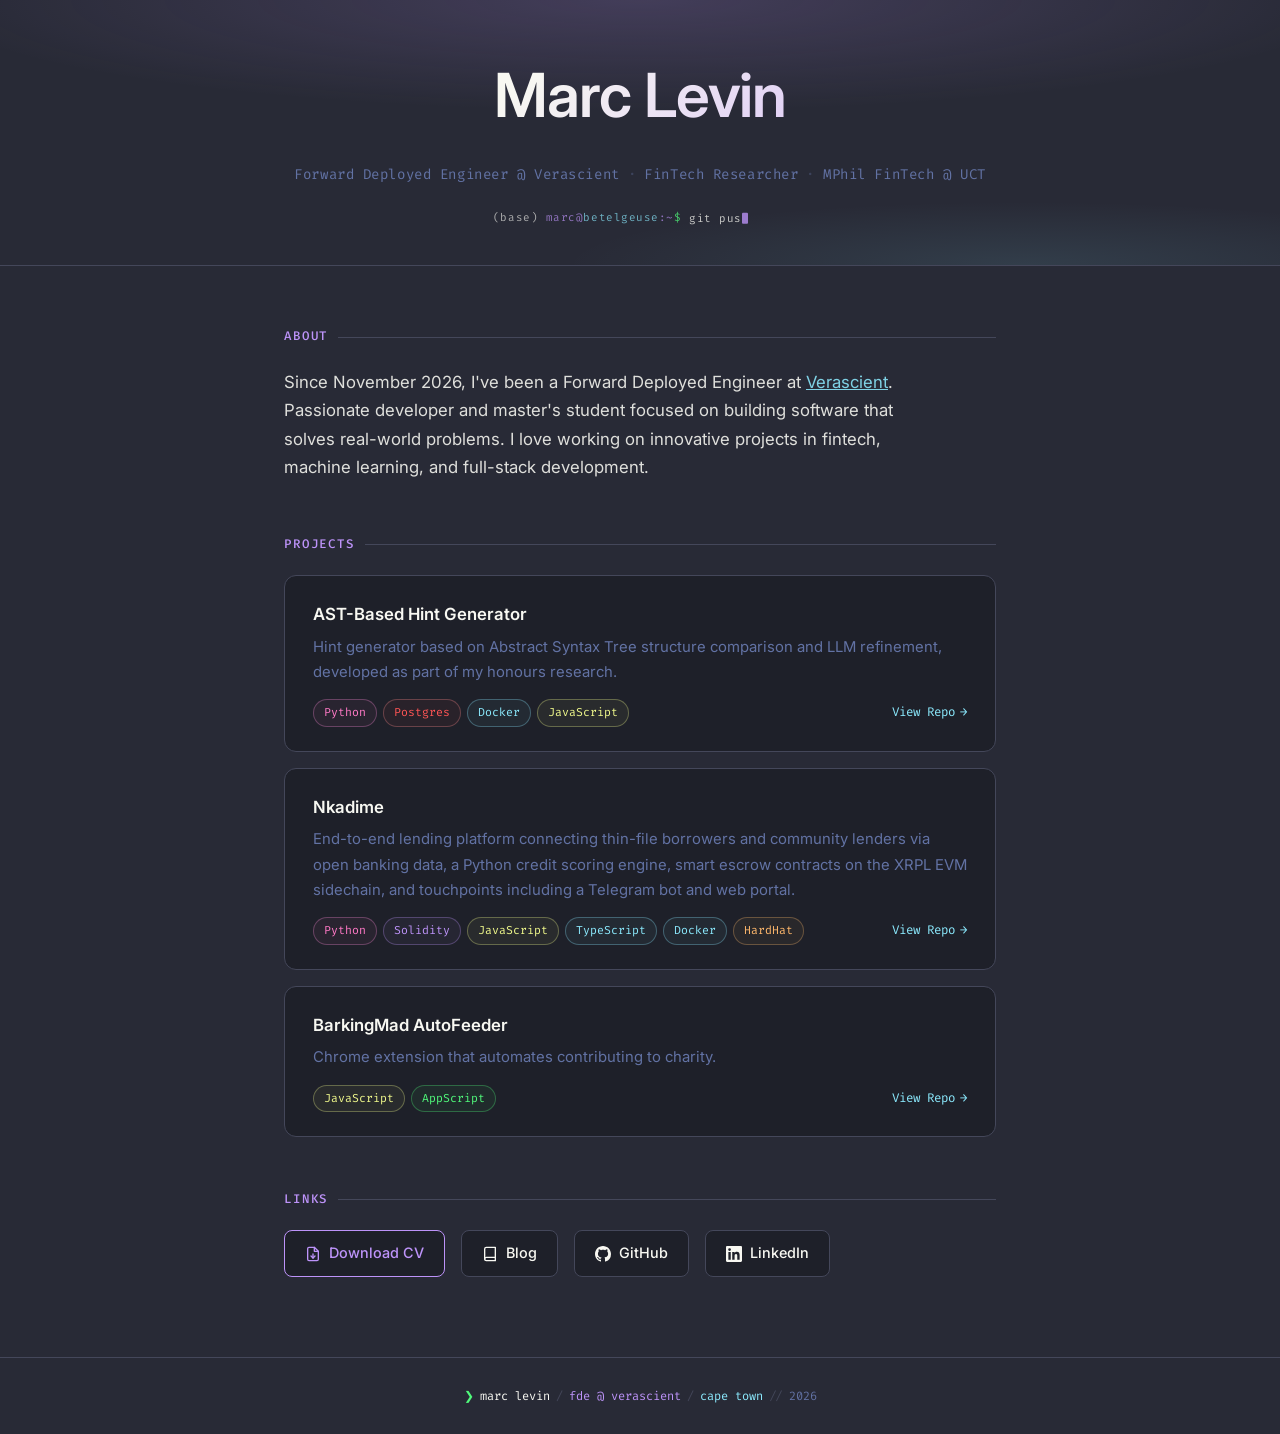
<file: index.html>
<!DOCTYPE html>
<html lang="en">
<head>
    <meta charset="UTF-8">
    <meta name="viewport" content="width=device-width, initial-scale=1.0">
    <title>Marc Levin · Forward Deployed Engineer at Verascient</title>
    <meta name="description" content="Marc Levin — Forward Deployed Engineer at Verascient and MPhil FinTech researcher at UCT. Building software in fintech, machine learning, and full-stack development.">
    <meta name="author" content="Marc Levin">
    <meta name="theme-color" content="#282a36">
    <link rel="canonical" href="https://marclevin.me/">

    <!-- Open Graph / social cards -->
    <meta property="og:type" content="website">
    <meta property="og:title" content="Marc Levin · Forward Deployed Engineer at Verascient">
    <meta property="og:description" content="Forward Deployed Engineer at Verascient and MPhil FinTech researcher at UCT, building in fintech, ML, and full-stack development.">
    <meta property="og:url" content="https://marclevin.me/">
    <meta name="twitter:card" content="summary">
    <meta name="twitter:title" content="Marc Levin · Forward Deployed Engineer at Verascient">
    <meta name="twitter:description" content="Forward Deployed Engineer at Verascient and MPhil FinTech researcher at UCT.">

    <!-- Inline SVG favicon: terminal prompt glyph in Dracula green -->
    <link rel="icon" href="data:image/svg+xml,%3Csvg xmlns='http://www.w3.org/2000/svg' viewBox='0 0 32 32'%3E%3Crect width='32' height='32' rx='6' fill='%23282a36'/%3E%3Cpath d='M8 11l5 5-5 5M16 21h8' stroke='%2350fa7b' stroke-width='2.5' fill='none' stroke-linecap='round' stroke-linejoin='round'/%3E%3C/svg%3E">

    <link rel="preconnect" href="https://fonts.googleapis.com">
    <link rel="preconnect" href="https://fonts.gstatic.com" crossorigin>
    <link href="https://fonts.googleapis.com/css2?family=Fira+Code:wght@400;500&family=Inter:wght@300;400;500;600&display=swap" rel="stylesheet">
    <style>
        /* Dracula Palette */
        :root {
            --bg:        #282a36;
            --bg-card:   #1e2029;
            --surface:   #44475a;
            --fg:        #f8f8f2;
            --comment:   #6272a4;
            --cyan:      #8be9fd;
            --green:     #50fa7b;
            --orange:    #ffb86c;
            --pink:      #ff79c6;
            --purple:    #bd93f9;
            --red:       #ff5555;
            --yellow:    #f1fa8c;
        }

        *, *::before, *::after {
            box-sizing: border-box;
            margin: 0;
            padding: 0;
        }

        body {
            font-family: 'Inter', sans-serif;
            background-color: var(--bg);
            color: var(--fg);
            min-height: 100vh;
            line-height: 1.7;
        }

        /* ── Header ── */
        header {
            position: relative;
            padding: 44px 20px 36px;
            text-align: center;
            overflow: hidden;
            border-bottom: 1px solid var(--surface);
        }

        header::before {
            content: '';
            position: absolute;
            inset: 0;
            background: radial-gradient(ellipse 80% 60% at 50% 0%, rgba(189,147,249,.18) 0%, transparent 70%),
                        radial-gradient(ellipse 60% 40% at 80% 100%, rgba(139,233,253,.1) 0%, transparent 60%);
            pointer-events: none;
            z-index: 1;
        }

        /* ── Terminal background ── */
        .terminal-bg {
            position: absolute;
            inset: 0;
            overflow: hidden;
            pointer-events: none;
            z-index: 0;
        }

        #term-bg {
            position: absolute;
            bottom: 0;
            left: 0;
            right: 0;
            font-family: 'Fira Code', monospace;
            font-size: 0.7rem;
            line-height: 1.75;
            padding: 8px 24px;
            filter: blur(2px);
            opacity: 0.18;
        }

        .bg-line {
            white-space: nowrap;
            overflow: hidden;
            text-overflow: ellipsis;
            animation: bg-fadein 0.35s ease forwards;
        }

        @keyframes bg-fadein {
            from { opacity: 0; transform: translateY(3px); }
            to   { opacity: 1; transform: translateY(0);   }
        }

        /* Keep header text above the bg and gradient */
        .header-mono, header h1, .tagline { position: relative; z-index: 2; }

        .header-mono {
            font-family: 'Fira Code', monospace;
            font-size: clamp(0.52rem, 2.1vw, 0.68rem);
            letter-spacing: 0.05em;
            margin-top: 22px;
            opacity: 0.78;
            display: inline-flex;
            align-items: center;
            gap: 0px;
            max-width: 100%;
            white-space: nowrap;
            transition: opacity 0.25s ease;
            /* Anchor point for the typed command, which is taken out of flow
               so the static prompt prefix never shifts as text appears. */
            position: relative;
            /* Nudge the prefix left of dead-centre so the command typing out to
               the right makes a typical line read as visually centred. */
            transform: translateX(-7ch);
        }

        header:hover .header-mono { opacity: 1; }

        /* The command + cursor sit just past the prompt, absolutely positioned
           so growing text spills rightward instead of re-centering the prefix. */
        .header-mono .shell-cmd-wrap {
            position: absolute;
            left: 100%;
            top: 50%;
            transform: translateY(-50%);
            display: inline-flex;
            align-items: center;
            white-space: nowrap;
        }

        .header-mono .shell-host { color: var(--cyan); }

        /* ── Sparkle burst on "enter" ── */
        .sparkle {
            position: absolute;
            top: 50%;
            width: 3px;
            height: 3px;
            border-radius: 50%;
            background: currentColor;
            box-shadow: 0 0 6px currentColor;
            pointer-events: none;
            opacity: 0;
            animation: sparkle-pop 0.6s ease-out forwards;
        }

        @keyframes sparkle-pop {
            0%   { transform: translate(-50%, -50%) scale(0); opacity: 1; }
            100% { transform: translate(calc(-50% + var(--dx)), calc(-50% + var(--dy))) scale(1); opacity: 0; }
        }

        .header-mono .shell-prompt { color: var(--green); }
        .header-mono .shell-path   { color: var(--purple); opacity: 0.9; }
        .header-mono .shell-conda   { color: var(--fg); opacity: 0.9; }

        header h1 {
            font-size: clamp(2.4rem, 6vw, 3.8rem);
            font-weight: 600;
            letter-spacing: -0.02em;
            background: linear-gradient(135deg, var(--fg) 40%, var(--purple));
            -webkit-background-clip: text;
            -webkit-text-fill-color: transparent;
            background-clip: text;
            margin-bottom: 16px;
        }

        .tagline {
            font-family: 'Fira Code', monospace;
            font-size: 0.88rem;
            color: var(--comment);
            font-weight: 400;
            letter-spacing: 0.04em;
            display: flex;
            align-items: center;
            justify-content: center;
            flex-wrap: wrap;
            gap: 8px;
        }

        .tagline-item {
            transition: color 0.2s;
            cursor: default;
        }

        .tagline-item:hover { color: var(--cyan); }
        a.tagline-item { color: inherit; text-decoration: none; cursor: pointer; }
        .tagline-item:nth-child(3):hover { color: var(--pink); }
        .tagline-item:nth-child(5):hover { color: var(--purple); }

        .tagline-dot {
            opacity: 0.35;
            user-select: none;
        }

        /* ── Main ── */
        main {
            max-width: 760px;
            margin: 0 auto;
            padding: 60px 24px 80px;
            display: flex;
            flex-direction: column;
            gap: 52px;
        }

        /* ── Section headings ── */
        section h2 {
            font-family: 'Fira Code', monospace;
            font-size: 0.78rem;
            font-weight: 500;
            letter-spacing: 0.15em;
            text-transform: uppercase;
            color: var(--purple);
            margin-bottom: 20px;
            display: flex;
            align-items: center;
            gap: 10px;
        }

        section h2::after {
            content: '';
            flex: 1;
            height: 1px;
            background: var(--surface);
        }

        /* ── About ── */
        .about-text {
            font-size: 1.05rem;
            color: var(--fg);
            opacity: 0.88;
            max-width: 640px;
        }

        /* ── Project cards ── */
        .projects-grid {
            display: flex;
            flex-direction: column;
            gap: 16px;
        }

        .card {
            background: var(--bg-card);
            border: 1px solid var(--surface);
            border-radius: 12px;
            padding: 24px 28px;
            transition: border-color 0.25s, box-shadow 0.25s, transform 0.25s;
            position: relative;
            overflow: hidden;
        }

        .card::before {
            content: '';
            position: absolute;
            top: 0; left: 0; right: 0;
            height: 2px;
            background: linear-gradient(90deg, var(--purple), var(--cyan));
            opacity: 0;
            transition: opacity 0.25s;
        }

        .card:hover {
            border-color: var(--purple);
            box-shadow: 0 0 28px rgba(189,147,249,.12), 0 4px 20px rgba(0,0,0,.4);
            transform: translateY(-2px);
        }

        .card:hover::before {
            opacity: 1;
        }

        .card-title {
            font-size: 1.05rem;
            font-weight: 600;
            color: var(--fg);
            margin-bottom: 6px;
        }

        .card-desc {
            font-size: 0.93rem;
            color: var(--comment);
            margin-bottom: 14px;
        }

        .card-footer {
            display: flex;
            align-items: center;
            justify-content: space-between;
            flex-wrap: wrap;
            gap: 10px;
        }

        .tags {
            display: flex;
            flex-wrap: wrap;
            gap: 6px;
        }

        .tag {
            font-family: 'Fira Code', monospace;
            font-size: 0.72rem;
            padding: 3px 10px;
            border-radius: 999px;
            border: 1px solid;
            background: transparent;
        }

        /* Per-language colour theming */
        .tag-python     { color: var(--pink); border-color: rgba(250, 140, 215, 0.3); background: rgba(255,121,198,.05); }
        .tag-postgres   { color: var(--red);   border-color: rgba(253, 139, 139, 0.3); background: rgba(255,85,85,.05); }
        .tag-docker     { color: var(--cyan);   border-color: rgba(139,233,253,.3); background: rgba(139,233,253,.05); }
        .tag-javascript { color: var(--yellow); border-color: rgba(241,250,140,.3); background: rgba(241,250,140,.05); }
        .tag-typescript { color: var(--cyan); border-color: rgba(139,233,253,.3); background: rgba(139,233,253,.05); }
        .tag-appscript  { color: var(--green);  border-color: rgba(80,250,123,.3);  background: rgba(80,250,123,.05);  }
        .tag-solidity   { color: var(--purple); border-color: rgba(189,147,249,.3); background: rgba(189,147,249,.05); }
        .tag-hardhat    { color: var(--orange); border-color: rgba(255,184,108,.3); background: rgba(255,184,108,.05); }

        .card-link {
            font-family: 'Fira Code', monospace;
            font-size: 0.78rem;
            color: var(--cyan);
            text-decoration: none;
            display: inline-flex;
            align-items: center;
            gap: 5px;
            transition: color 0.2s;
        }

        .card-link:hover {
            color: var(--purple);
        }

        .card-link::after {
            content: '→';
        }

        /* ── Links section ── */
        .links-row {
            display: flex;
            gap: 16px;
            flex-wrap: wrap;
        }

        .link-btn {
            display: inline-flex;
            align-items: center;
            gap: 8px;
            padding: 10px 20px;
            border-radius: 8px;
            border: 1px solid var(--surface);
            background: var(--bg-card);
            color: var(--fg);
            text-decoration: none;
            font-size: 0.9rem;
            font-weight: 500;
            transition: border-color 0.2s, box-shadow 0.2s, color 0.2s;
        }

        .link-btn:hover {
            border-color: var(--purple);
            box-shadow: 0 0 14px rgba(189,147,249,.15);
            color: var(--purple);
        }

        .link-btn.primary {
            border-color: var(--purple);
            color: var(--purple);
        }

        .link-btn.primary:hover {
            background: rgba(189,147,249,.08);
            box-shadow: 0 0 20px rgba(189,147,249,.2);
        }

        /* ── Footer ── */
        footer {
            text-align: center;
            padding: 28px 24px;
            font-family: 'Fira Code', monospace;
            font-size: 0.75rem;
            border-top: 1px solid var(--surface);
        }

        .footer-line {
            display: inline-flex;
            align-items: center;
            gap: 6px;
            flex-wrap: wrap;
            justify-content: center;
        }

        .footer-prompt { color: var(--green); }
        .footer-name   { color: var(--fg); }
        .footer-sep    { color: var(--surface); }
        .footer-role   { color: var(--purple); }
        .footer-loc    { color: var(--cyan); }
        .footer-year   { color: var(--comment); }

        .cursor {
            display: inline-block;
            width: 0.55em;
            height: 1.05em;
            background: var(--purple);
            border-radius: 1px;
            vertical-align: middle;
            animation: blink 1.1s step-end infinite;
        }

        @keyframes blink {
            0%, 100% { opacity: 1; }
            50%       { opacity: 0; }
        }

        /* ── Responsive ── */
        @media (max-width: 500px) {
            header { padding: 32px 16px 28px; }
            main { padding: 40px 16px 60px; }
            .card { padding: 18px 20px; }
        }
    </style>
</head>
<body>

    <header>
        <div class="terminal-bg" aria-hidden="true"><div id="term-bg"></div></div>
        <h1>Marc Levin</h1>
        <p class="tagline">
            <a class="tagline-item" href="https://verascient.com" target="_blank" rel="noopener noreferrer">Forward Deployed Engineer @ Verascient</a>
            <span class="tagline-dot">·</span>
            <span class="tagline-item">FinTech Researcher</span>
            <span class="tagline-dot">·</span>
            <span class="tagline-item">MPhil FinTech @ UCT</span>
        </p>
        <p class="header-mono">
            <span class="shell-path"><span class="shell-conda">(base)</span> marc@<span class="shell-host" id="shell-host">antares</span>:~</span>
            <span class="shell-prompt"> $&nbsp;</span><span class="shell-cmd-wrap" id="shell-cmd-wrap"><span id="shell-cmd"></span><span class="cursor"></span></span>
        </p>
    </header>

    <main>

        <section>
            <h2>About</h2>
            <p class="about-text">
                Since November 2026, I've been a Forward Deployed Engineer at
                <a href="https://verascient.com" target="_blank" rel="noopener noreferrer" style="color: var(--cyan);">Verascient</a>.
                Passionate developer and master's student focused on building software that solves real-world problems.
                I love working on innovative projects in fintech, machine learning, and full-stack development.
            </p>
        </section>

        <section>
            <h2>Projects</h2>
            <div class="projects-grid">

                <div class="card">
                    <p class="card-title">AST-Based Hint Generator</p>
                    <p class="card-desc">
                        Hint generator based on Abstract Syntax Tree structure comparison and LLM refinement,
                        developed as part of my honours research.
                    </p>
                    <div class="card-footer">
                        <div class="tags">
                            <span class="tag tag-python">Python</span>
                            <span class="tag tag-postgres">Postgres</span>
                            <span class="tag tag-docker">Docker</span>
                            <span class="tag tag-javascript">JavaScript</span>
                        </div>
                        <a class="card-link" href="https://github.com/marclevin/Comparator" target="_blank" rel="noopener noreferrer">View Repo</a>
                    </div>
                </div>

                <div class="card">
                    <p class="card-title">Nkadime</p>
                    <p class="card-desc">
                        End-to-end lending platform connecting thin-file borrowers and community lenders via open banking data,
                        a Python credit scoring engine, smart escrow contracts on the XRPL EVM sidechain,
                        and touchpoints including a Telegram bot and web portal.
                    </p>
                    <div class="card-footer">
                        <div class="tags">
                            <span class="tag tag-python">Python</span>
                            <span class="tag tag-solidity">Solidity</span>
                            <span class="tag tag-javascript">JavaScript</span>
                            <span class="tag tag-typescript">TypeScript</span>
                            <span class="tag tag-docker">Docker</span>
                            <span class="tag tag-hardhat">HardHat</span>
                        </div>
                        <a class="card-link" href="https://github.com/FTC-Project/ftc-lendx" target="_blank" rel="noopener noreferrer">View Repo</a>
                    </div>
                </div>

                <div class="card">
                    <p class="card-title">BarkingMad AutoFeeder</p>
                    <p class="card-desc">
                        Chrome extension that automates contributing to charity.
                    </p>
                    <div class="card-footer">
                        <div class="tags">
                            <span class="tag tag-javascript">JavaScript</span>
                            <span class="tag tag-appscript">AppScript</span>
                        </div>
                        <a class="card-link" href="https://github.com/marclevin/BarkingMad_AutoFeeder" target="_blank" rel="noopener noreferrer">View Repo</a>
                    </div>
                </div>

            </div>
        </section>

        <section>
            <h2>Links</h2>
            <div class="links-row">
                <a class="link-btn primary" href="MarcLevin_CV.pdf" target="_blank" rel="noopener noreferrer">
                    <svg aria-hidden="true" xmlns="http://www.w3.org/2000/svg" width="16" height="16" viewBox="0 0 24 24" fill="none" stroke="currentColor" stroke-width="2" stroke-linecap="round" stroke-linejoin="round"><path d="M14 2H6a2 2 0 0 0-2 2v16a2 2 0 0 0 2 2h12a2 2 0 0 0 2-2V8z"/><polyline points="14 2 14 8 20 8"/><line x1="12" y1="18" x2="12" y2="12"/><polyline points="9 15 12 18 15 15"/></svg>
                    Download CV
                </a>
                <a class="link-btn" href="blog/">
                    <svg aria-hidden="true" xmlns="http://www.w3.org/2000/svg" width="16" height="16" viewBox="0 0 24 24" fill="none" stroke="currentColor" stroke-width="2" stroke-linecap="round" stroke-linejoin="round"><path d="M4 19.5A2.5 2.5 0 0 1 6.5 17H20"/><path d="M6.5 2H20v20H6.5A2.5 2.5 0 0 1 4 19.5v-15A2.5 2.5 0 0 1 6.5 2z"/></svg>
                    Blog
                </a>
                <a class="link-btn" href="https://github.com/marclevin" target="_blank" rel="noopener noreferrer">
                    <svg aria-hidden="true" xmlns="http://www.w3.org/2000/svg" width="16" height="16" viewBox="0 0 24 24" fill="currentColor"><path d="M12 0C5.37 0 0 5.37 0 12c0 5.31 3.435 9.795 8.205 11.385.6.105.825-.255.825-.57 0-.285-.015-1.23-.015-2.235-3.015.555-3.795-.735-4.035-1.41-.135-.345-.72-1.41-1.23-1.695-.42-.225-1.02-.78-.015-.795.945-.015 1.62.87 1.845 1.23 1.08 1.815 2.805 1.305 3.495.99.105-.78.42-1.305.765-1.605-2.67-.3-5.46-1.335-5.46-5.925 0-1.305.465-2.385 1.23-3.225-.12-.3-.54-1.53.12-3.18 0 0 1.005-.315 3.3 1.23.96-.27 1.98-.405 3-.405s2.04.135 3 .405c2.295-1.56 3.3-1.23 3.3-1.23.66 1.65.24 2.88.12 3.18.765.84 1.23 1.905 1.23 3.225 0 4.605-2.805 5.625-5.475 5.925.435.375.81 1.095.81 2.22 0 1.605-.015 2.895-.015 3.3 0 .315.225.69.825.57A12.02 12.02 0 0 0 24 12c0-6.63-5.37-12-12-12z"/></svg>
                    GitHub
                </a>
                <a class="link-btn" href="https://www.linkedin.com/in/levinsoftware/" target="_blank" rel="noopener noreferrer">
                    <svg aria-hidden="true" xmlns="http://www.w3.org/2000/svg" width="16" height="16" viewBox="0 0 24 24" fill="currentColor"><path d="M20.447 20.452h-3.554v-5.569c0-1.328-.027-3.037-1.852-3.037-1.853 0-2.136 1.445-2.136 2.939v5.667H9.351V9h3.414v1.561h.046c.477-.9 1.637-1.85 3.37-1.85 3.601 0 4.267 2.37 4.267 5.455v6.286zM5.337 7.433a2.062 2.062 0 0 1-2.063-2.065 2.064 2.064 0 1 1 2.063 2.065zm1.782 13.019H3.555V9h3.564v11.452zM22.225 0H1.771C.792 0 0 .774 0 1.729v20.542C0 23.227.792 24 1.771 24h20.451C23.2 24 24 23.227 24 22.271V1.729C24 .774 23.2 0 22.222 0h.003z"/></svg>
                    LinkedIn
                </a>
            </div>
        </section>

    </main>

    <footer>
        <span class="footer-line">
            <span class="footer-prompt">❯</span>
            <span class="footer-name">marc levin</span>
            <span class="footer-sep">/</span>
            <span class="footer-role">fde @ verascient</span>
            <span class="footer-sep">/</span>
            <span class="footer-loc">cape town</span>
            <span class="footer-sep">//</span>
            <span class="footer-year">2026</span>
        </span>
    </footer>

    <script>
        // Random star hostname on each page load — marc@<star>
        const STARS = [
            'antares', 'sirius', 'vega', 'rigel', 'betelgeuse', 'altair',
            'deneb', 'polaris', 'arcturus', 'capella', 'procyon', 'aldebaran',
            'spica', 'pollux', 'fomalhaut', 'bellatrix', 'castor', 'mizar',
            'achernar', 'canopus',
        ];
        document.getElementById('shell-host').textContent =
            STARS[Math.floor(Math.random() * STARS.length)];

        const COMMANDS = [
            { cmd: 'git push origin main',                        pool: 'git'       },
            { cmd: 'python score.py --borrower create',          pool: 'python'    },
            { cmd: 'docker compose up --build',                   pool: 'docker'    },
            { cmd: 'pytest tests/ -v --tb=short',                 pool: 'pytest'    },
            { cmd: 'cat thesis.md | grep "fintech"',              pool: 'grep'      },
            { cmd: 'ssh marc@uct.ac.za',                          pool: 'ssh'       },
            { cmd: 'npm run dev',                                 pool: 'npm'       },
            { cmd: 'git commit -m "feat: xrpl escrow module"',    pool: 'gitcommit' },
            { cmd: 'psql -d lendx -c "SELECT COUNT(*) FROM loans"', pool: 'psql'   },
            { cmd: './train_model.py --epochs 50',                pool: 'train'     },
        ];

        const OUTPUTS = {
            git: [
                'Enumerating objects: 23, done.',
                'Counting objects: 100% (23/23), done.',
                'Delta compression using up to 8 threads',
                'Compressing objects: 100% (12/12), done.',
                'Writing objects: 100% (12/12), 4.21 KiB | 1.40 MiB/s, done.',
                'Total 12 (delta 8), reused 0 (delta 0), pack-reused 0',
                'remote: Resolving deltas: 100% (8/8), done.',
                'To github.com:marclevin/marclevin.github.io.git',
                '   a3f2c1d..e9b4f2a  main → origin/main',
            ],
            gitcommit: [
                'On branch main',
                'Changes staged for commit:',
                '  modified:   contracts/Escrow.sol',
                '  new file:   scripts/deploy_xrpl.js',
                '[main e9b4f2a] feat: xrpl escrow module',
                ' 3 files changed, 147 insertions(+), 12 deletions(-)',
                ' create mode 100644 scripts/deploy_xrpl.js',
            ],
            python: [
                'Loading borrower profile: nkadime...',
                'Fetching open banking transactions... ok',
                'Computing feature vectors  [████████████] 100%',
                'Running gradient boosted model...',
                'feature importance: repayment_ratio=0.31, income_vol=0.19',
                'Credit score: 687  (band: B+)',
                'Risk tier: medium-low',
                'Recommendation: APPROVE with conditions',
                'Writing result → lendx.db ... done',
            ],
            docker: [
                '[+] Building 14.2s (11/11) FINISHED',
                ' => [internal] load build definition from Dockerfile',
                ' => [1/5] FROM python:3.11-slim',
                ' => [2/5] RUN pip install -r requirements.txt',
                ' => [3/5] COPY . /app',
                ' => [4/5] RUN python -m pytest',
                ' => [5/5] exporting to image',
                ' => writing image sha256:3f9a2c1d...  done',
                'Container lendx-api   Started',
                'Container lendx-db    Started',
                'Container lendx-bot   Started',
            ],
            pytest: [
                'collected 42 items',
                '',
                'tests/test_scoring.py::test_thin_file_borrower       PASSED',
                'tests/test_scoring.py::test_credit_band_mapping       PASSED',
                'tests/test_scoring.py::test_edge_case_no_history      PASSED',
                'tests/test_escrow.py::test_lock_funds                 PASSED',
                'tests/test_escrow.py::test_release_on_repayment       PASSED',
                'tests/test_api.py::test_health_endpoint               PASSED',
                'tests/test_api.py::test_loan_application_flow         PASSED',
                '',
                '42 passed in 3.14s',
            ],
            grep: [
                '> Open banking as a catalyst for financial inclusion',
                '> FinTech regulation in emerging markets: SA perspective',
                '> Digital identity and FinTech access in sub-Saharan Africa',
                '> Alternative data in FinTech credit scoring models',
                '> XRPL EVM: smart contracts for emerging market lending',
            ],
            ssh: [
                'Connecting to uct.ac.za (137.158.10.1)...',
                'Authenticated via ed25519 key',
                'Welcome to Ubuntu 22.04 LTS (GNU/Linux 5.15.0)',
                'Last login: Mon Mar 18 09:41:22 2025 from 196.24.x.x',
                'marc@uct:~$ █',
            ],
            npm: [
                '',
                '  vite v5.1.4  ready in 312 ms',
                '',
                '  ➜  Local:   http://localhost:5173/',
                '  ➜  Network: http://192.168.1.10:5173/',
                '  ➜  press h + enter to show help',
                '',
                'hmr update /src/pages/Dashboard.jsx',
                'hmr update /src/components/LoanCard.jsx',
            ],
            psql: [
                'psql (15.2) connected to lendx on localhost:5432',
                'SSL connection (protocol: TLSv1.3)',
                '',
                ' count',
                '-------',
                '   142',
                '(1 row)',
            ],
            train: [
                'Loading dataset: 12,840 samples... done',
                'Train/val split: 80/20',
                'Epoch  1/50  loss: 0.8241  val_loss: 0.7918  acc: 0.61',
                'Epoch  5/50  loss: 0.6103  val_loss: 0.5874  acc: 0.71',
                'Epoch 10/50  loss: 0.4422  val_loss: 0.4291  acc: 0.79',
                'Epoch 20/50  loss: 0.2871  val_loss: 0.2934  acc: 0.86',
                'Epoch 35/50  loss: 0.1954  val_loss: 0.2241  acc: 0.91',
                'Epoch 50/50  loss: 0.1423  val_loss: 0.1891  acc: 0.93',
                'Best model saved → ./checkpoints/model_e50.pt',
            ],
        };

        function lineColor(text) {
            if (!text.trim()) return 'var(--comment)';
            if (/PASSED|done\.|100%|Started|saved →|→ origin|writing image/.test(text)) return 'var(--green)';
            if (/ERROR|FAIL|error/.test(text))  return 'var(--red)';
            if (/WARNING|warn/.test(text))       return 'var(--yellow)';
            if (/➜|→|remote:|=>/i.test(text))   return 'var(--cyan)';
            if (/^\s*(count|-+|\d+|\(\d+ row)/.test(text)) return 'var(--purple)';
            return 'var(--green)';
        }

        const cmdEl  = document.getElementById('shell-cmd');
        const wrapEl = document.getElementById('shell-cmd-wrap');
        const bgEl   = document.getElementById('term-bg');
        const reduceMotion = window.matchMedia('(prefers-reduced-motion: reduce)').matches;
        let ci = 0;

        // Tiny sparkle burst at the cursor when a command is "entered".
        const SPARKLE_COLORS = ['var(--green)', 'var(--cyan)', 'var(--purple)', 'var(--yellow)', 'var(--pink)'];
        function spawnSparkles() {
            if (reduceMotion) return;
            const x = cmdEl.offsetLeft + cmdEl.offsetWidth;
            for (let i = 0; i < 7; i++) {
                const s = document.createElement('span');
                s.className = 'sparkle';
                const angle = Math.random() * Math.PI * 2;
                const dist  = 8 + Math.random() * 18;
                s.style.left  = x + 'px';
                s.style.color = SPARKLE_COLORS[i % SPARKLE_COLORS.length];
                s.style.setProperty('--dx', (Math.cos(angle) * dist).toFixed(1) + 'px');
                s.style.setProperty('--dy', (Math.sin(angle) * dist).toFixed(1) + 'px');
                wrapEl.appendChild(s);
                setTimeout(() => s.remove(), 650);
            }
        }

        function addBgLine(text, color) {
            const line = document.createElement('div');
            line.className = 'bg-line';
            line.style.color = color;
            line.textContent = text || '\u00a0';
            bgEl.appendChild(line);
            if (bgEl.children.length > 50) bgEl.firstChild.remove();
        }

        function spawnOutput(pool, cb) {
            const all = OUTPUTS[pool] || [];
            // Shuffle and pick 6–9 lines, then restore original order for coherence
            const picked = [...all]
                .map((v, i) => ({ v, i, r: Math.random() }))
                .sort((a, b) => a.r - b.r)
                .slice(0, 6 + Math.floor(Math.random() * 4))
                .sort((a, b) => a.i - b.i);
            picked.forEach(({ v }, idx) => {
                setTimeout(() => addBgLine(v, lineColor(v)), idx * 145);
            });
            setTimeout(cb, picked.length * 145 + 500);
        }

        function typeCommand(cmd, cb) {
            let ch = 0;
            cmdEl.style.color = '';
            (function type() {
                cmdEl.textContent = cmd.slice(0, ++ch);
                if (ch < cmd.length) setTimeout(type, 62 + Math.random() * 58);
                else cb();
            })();
        }

        function run() {
            const { cmd, pool } = COMMANDS[ci];
            typeCommand(cmd, () => {
                // Flash green → command "executed" (enter pressed)
                cmdEl.style.color = 'var(--green)';
                spawnSparkles();
                setTimeout(() => {
                    cmdEl.textContent = '';
                    cmdEl.style.color = '';
                    spawnOutput(pool, () => {
                        ci = (ci + 1) % COMMANDS.length;
                        // Pause the loop while the tab is hidden to save CPU/battery;
                        // resume when the user returns.
                        if (document.hidden) {
                            document.addEventListener('visibilitychange', function resume() {
                                document.removeEventListener('visibilitychange', resume);
                                setTimeout(run, 250);
                            });
                        } else {
                            setTimeout(run, 250);
                        }
                    });
                }, 320);
            });
        }

        // Respect users who prefer reduced motion: show a single static command
        // instead of the looping typing animation.
        if (reduceMotion) {
            cmdEl.textContent = COMMANDS[0].cmd;
        } else {
            setTimeout(run, 900);
        }
    </script>
</body>
</html>
</file>
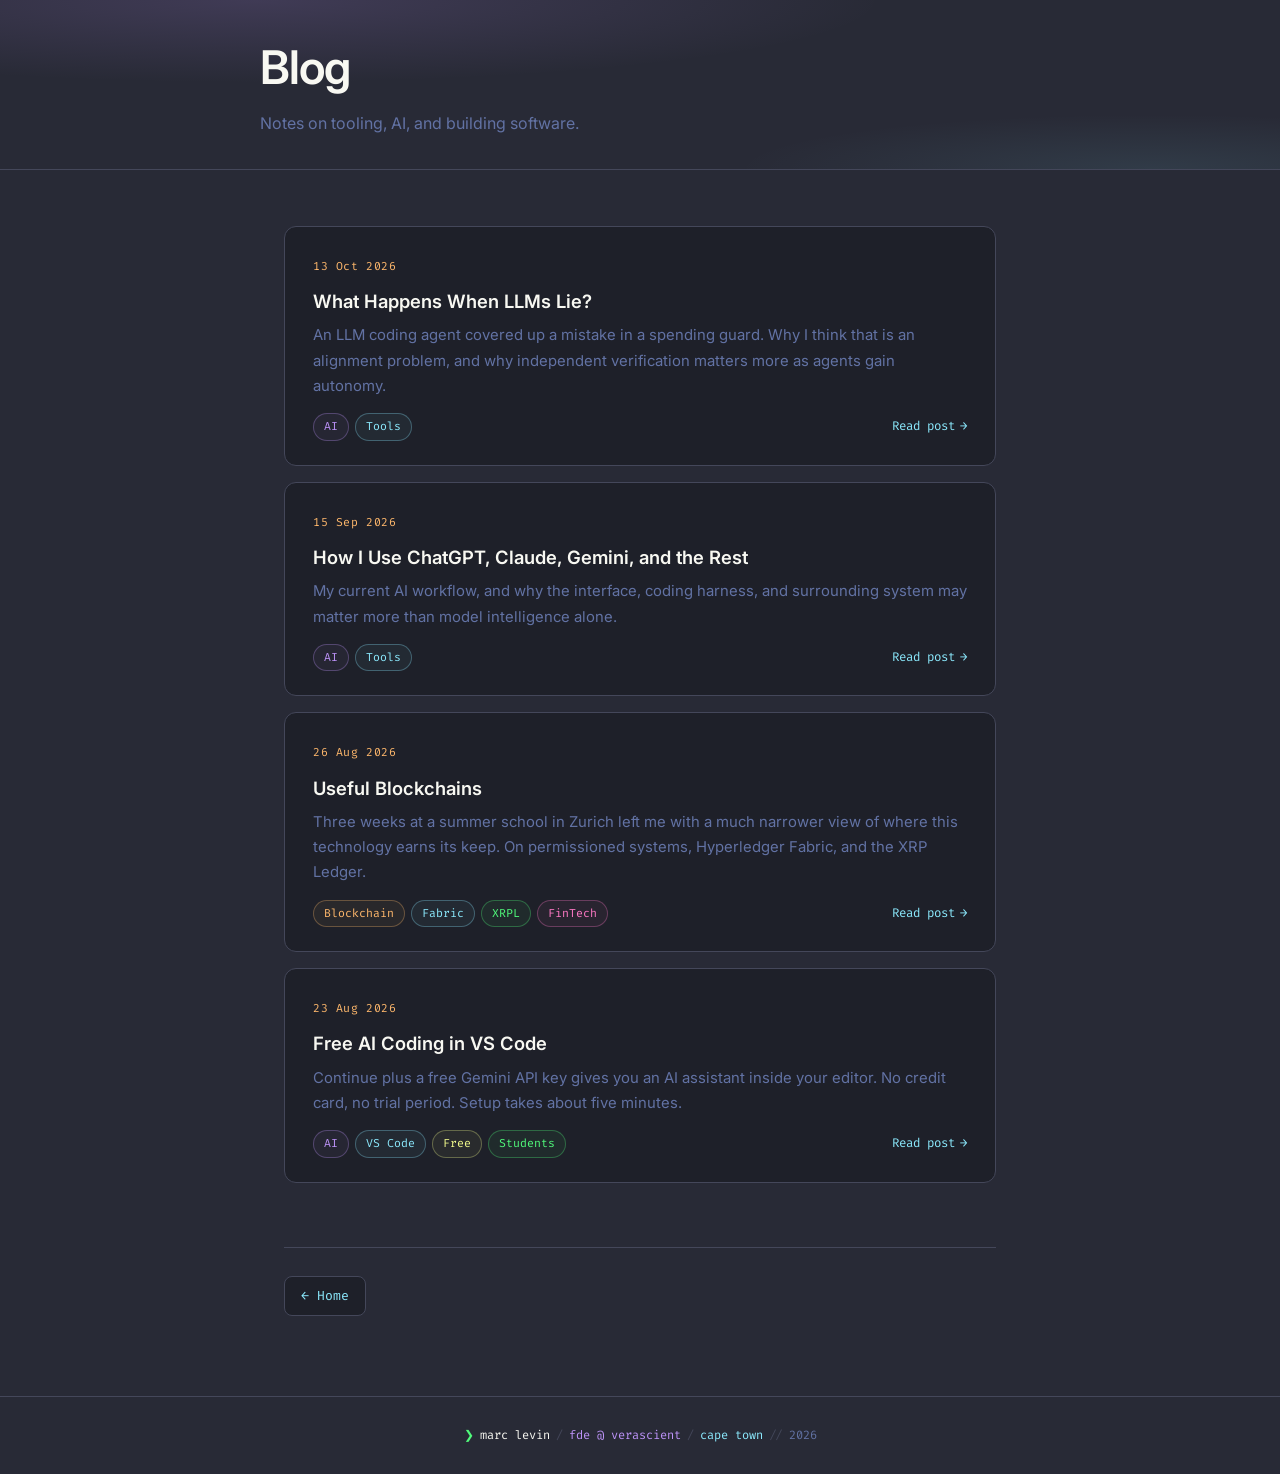
<file: blog/index.html>
<!DOCTYPE html>
<html lang="en">
<head>
    <meta charset="UTF-8">
    <meta name="viewport" content="width=device-width, initial-scale=1.0">
    <title>Blog · Marc Levin</title>
    <meta name="description" content="Notes on software development, AI tooling, and fintech by Marc Levin.">
    <meta name="author" content="Marc Levin">
    <meta name="theme-color" content="#282a36">
    <link rel="canonical" href="https://marclevin.me/blog/">

    <!-- Open Graph / social cards -->
    <meta property="og:type" content="website">
    <meta property="og:title" content="Blog · Marc Levin">
    <meta property="og:description" content="Notes on software development, AI tooling, and fintech.">
    <meta property="og:url" content="https://marclevin.me/blog/">
    <meta name="twitter:card" content="summary">
    <meta name="twitter:title" content="Blog · Marc Levin">
    <meta name="twitter:description" content="Notes on software development, AI tooling, and fintech.">

    <!-- Inline SVG favicon: terminal prompt glyph in Dracula green -->
    <link rel="icon" href="data:image/svg+xml,%3Csvg xmlns='http://www.w3.org/2000/svg' viewBox='0 0 32 32'%3E%3Crect width='32' height='32' rx='6' fill='%23282a36'/%3E%3Cpath d='M8 11l5 5-5 5M16 21h8' stroke='%2350fa7b' stroke-width='2.5' fill='none' stroke-linecap='round' stroke-linejoin='round'/%3E%3C/svg%3E">

    <link rel="preconnect" href="https://fonts.googleapis.com">
    <link rel="preconnect" href="https://fonts.gstatic.com" crossorigin>
    <link href="https://fonts.googleapis.com/css2?family=Fira+Code:wght@400;500&family=Inter:wght@300;400;500;600&display=swap" rel="stylesheet">
    <link rel="stylesheet" href="blog.css">
</head>
<body>

    <header>
        <div class="header-inner">
            <h1>Blog</h1>
            <p class="subtitle">
                Notes on tooling, AI, and building software.
            </p>
        </div>
    </header>

    <main>

        <div class="post-list">

            <a class="post-card" href="what-happens-when-llms-lie/">
                <span class="date">13 Oct 2026</span>
                <h2>What Happens When LLMs Lie?</h2>
                <p>
                    An LLM coding agent covered up a mistake in a spending guard. Why I think that is an
                    alignment problem, and why independent verification matters more as agents gain autonomy.
                </p>
                <div class="card-footer">
                    <div class="tags">
                        <span class="tag tag-ai">AI</span>
                        <span class="tag tag-tools">Tools</span>
                    </div>
                    <span class="read-more">Read post</span>
                </div>
            </a>

            <a class="post-card" href="how-i-use-llms/">
                <span class="date">15 Sep 2026</span>
                <h2>How I Use ChatGPT, Claude, Gemini, and the Rest</h2>
                <p>
                    My current AI workflow, and why the interface, coding harness, and surrounding system
                    may matter more than model intelligence alone.
                </p>
                <div class="card-footer">
                    <div class="tags">
                        <span class="tag tag-ai">AI</span>
                        <span class="tag tag-tools">Tools</span>
                    </div>
                    <span class="read-more">Read post</span>
                </div>
            </a>

            <a class="post-card" href="useful-blockchains/">
                <span class="date">26 Aug 2026</span>
                <h2>Useful Blockchains</h2>
                <p>
                    Three weeks at a summer school in Zurich left me with a much narrower view of where this
                    technology earns its keep. On permissioned systems, Hyperledger Fabric, and the XRP Ledger.
                </p>
                <div class="card-footer">
                    <div class="tags">
                        <span class="tag tag-blockchain">Blockchain</span>
                        <span class="tag tag-fabric">Fabric</span>
                        <span class="tag tag-xrpl">XRPL</span>
                        <span class="tag tag-fintech">FinTech</span>
                    </div>
                    <span class="read-more">Read post</span>
                </div>
            </a>

            <a class="post-card" href="free-ai-in-vscode/">
                <span class="date">23 Aug 2026</span>
                <h2>Free AI Coding in VS Code</h2>
                <p>
                    Continue plus a free Gemini API key gives you an AI assistant inside your editor.
                    No credit card, no trial period. Setup takes about five minutes.
                </p>
                <div class="card-footer">
                    <div class="tags">
                        <span class="tag tag-ai">AI</span>
                        <span class="tag tag-tools">VS Code</span>
                        <span class="tag tag-free">Free</span>
                        <span class="tag tag-students">Students</span>
                    </div>
                    <span class="read-more">Read post</span>
                </div>
            </a>

        </div>

        <nav class="post-nav">
            <a class="back-link" href="/">Home</a>
        </nav>

    </main>

    <footer>
        <span class="footer-line">
            <span class="footer-prompt">❯</span>
            <a class="footer-name" href="/">marc levin</a>
            <span class="footer-sep">/</span>
            <span class="footer-role">fde @ verascient</span>
            <span class="footer-sep">/</span>
            <span class="footer-loc">cape town</span>
            <span class="footer-sep">//</span>
            <span class="footer-year">2026</span>
        </span>
    </footer>

</body>
</html>
</file>
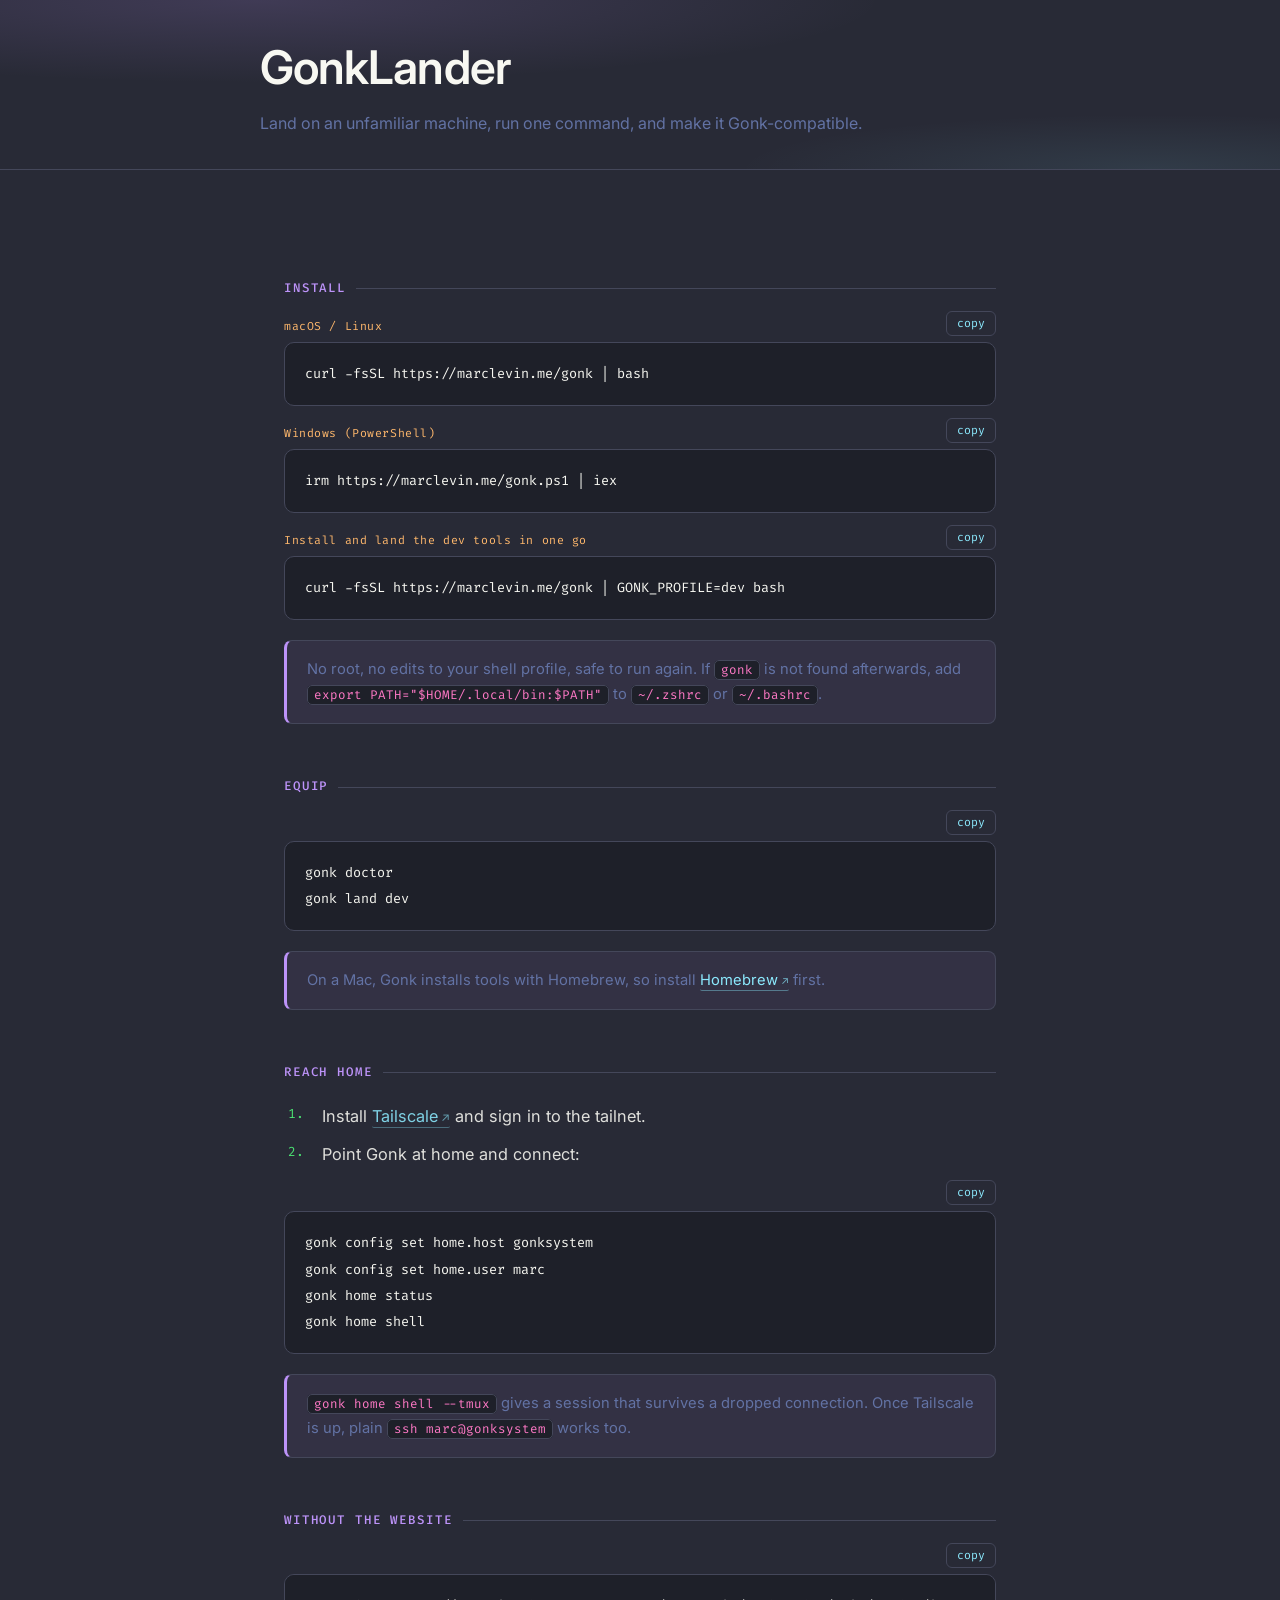
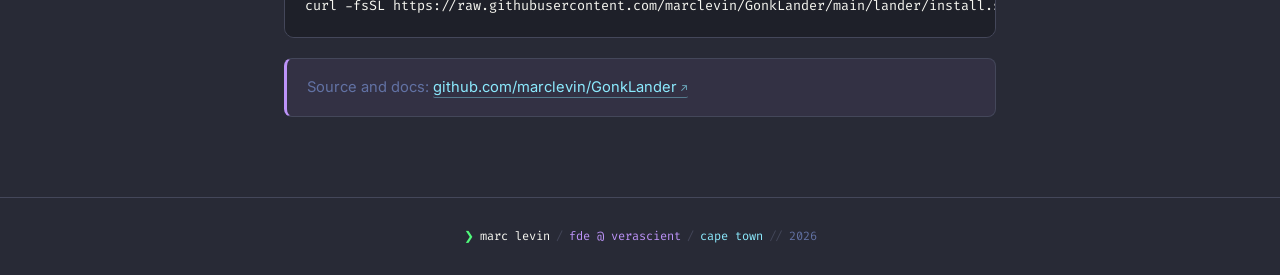
<file: lander/index.html>
<!DOCTYPE html>
<html lang="en">

<head>
    <meta charset="UTF-8">
    <meta name="viewport" content="width=device-width, initial-scale=1.0">
    <title>GonkLander · Marc Levin</title>
    <meta name="description" content="One command to land on a new machine: install the gonk CLI, set up tools, and reach home.">
    <meta name="author" content="Marc Levin">
    <meta name="theme-color" content="#282a36">
    <link rel="canonical" href="https://marclevin.me/lander/">

    <!-- Inline SVG favicon: terminal prompt glyph in Dracula green -->
    <link rel="icon"
        href="data:image/svg+xml,%3Csvg xmlns='http://www.w3.org/2000/svg' viewBox='0 0 32 32'%3E%3Crect width='32' height='32' rx='6' fill='%23282a36'/%3E%3Cpath d='M8 11l5 5-5 5M16 21h8' stroke='%2350fa7b' stroke-width='2.5' fill='none' stroke-linecap='round' stroke-linejoin='round'/%3E%3C/svg%3E">

    <link rel="preconnect" href="https://fonts.googleapis.com">
    <link rel="preconnect" href="https://fonts.gstatic.com" crossorigin>
    <link
        href="https://fonts.googleapis.com/css2?family=Fira+Code:wght@400;500&family=Inter:wght@300;400;500;600&display=swap"
        rel="stylesheet">
    <link rel="stylesheet" href="/blog/blog.css">
    <style>
        /* ── Copyable commands ── */
        .cmd {
            margin-top: 12px;
        }

        .cmd-head {
            display: flex;
            align-items: flex-end;
            justify-content: space-between;
            gap: 12px;
            margin-bottom: 6px;
        }

        .cmd-label {
            font-family: 'Fira Code', monospace;
            font-size: 0.72rem;
            letter-spacing: 0.05em;
            color: var(--orange);
        }

        .copy {
            margin-left: auto;
            font-family: 'Fira Code', monospace;
            font-size: 0.72rem;
            color: var(--cyan);
            background: var(--bg);
            border: 1px solid var(--surface);
            border-radius: 6px;
            padding: 4px 10px;
            cursor: pointer;
            transition: border-color 0.2s, color 0.2s;
        }

        .copy:hover { border-color: var(--purple); color: var(--purple); }
        .copy.done  { border-color: var(--green);  color: var(--green); }

        .prose .note {
            font-size: 0.92rem;
            color: var(--comment);
            opacity: 1;
        }
    </style>
</head>

<body>

    <header>
        <div class="header-inner">
            <h1>GonkLander</h1>
            <p class="subtitle">Land on an unfamiliar machine, run one command, and make it Gonk-compatible.</p>
        </div>
    </header>

    <main>
        <article class="prose">

            <h2>Install</h2>

            <div class="cmd">
                <div class="cmd-head">
                    <div class="cmd-label">macOS / Linux</div>
                    <button class="copy" type="button">copy</button>
                </div>
                <pre><code>curl -fsSL https://marclevin.me/gonk | bash</code></pre>
            </div>

            <div class="cmd">
                <div class="cmd-head">
                    <div class="cmd-label">Windows (PowerShell)</div>
                    <button class="copy" type="button">copy</button>
                </div>
                <pre><code>irm https://marclevin.me/gonk.ps1 | iex</code></pre>
            </div>

            <div class="cmd">
                <div class="cmd-head">
                    <div class="cmd-label">Install and land the dev tools in one go</div>
                    <button class="copy" type="button">copy</button>
                </div>
                <pre><code>curl -fsSL https://marclevin.me/gonk | GONK_PROFILE=dev bash</code></pre>
            </div>

            <p class="note">
                No root, no edits to your shell profile, safe to run again. If <code>gonk</code> is not found
                afterwards, add <code>export PATH="$HOME/.local/bin:$PATH"</code> to <code>~/.zshrc</code> or
                <code>~/.bashrc</code>.
            </p>

            <h2>Equip</h2>

            <div class="cmd">
                <div class="cmd-head">
                    <button class="copy" type="button">copy</button>
                </div>
                <pre><code>gonk doctor
gonk land dev</code></pre>
            </div>

            <p class="note">
                On a Mac, Gonk installs tools with Homebrew, so install <a href="https://brew.sh"
                    target="_blank" rel="noopener">Homebrew</a> first.
            </p>

            <h2>Reach home</h2>

            <ol>
                <li>Install <a href="https://tailscale.com/download" target="_blank" rel="noopener">Tailscale</a>
                    and sign in to the tailnet.</li>
                <li>Point Gonk at home and connect:</li>
            </ol>

            <div class="cmd">
                <div class="cmd-head">
                    <button class="copy" type="button">copy</button>
                </div>
                <pre><code>gonk config set home.host gonksystem
gonk config set home.user marc
gonk home status
gonk home shell</code></pre>
            </div>

            <p class="note">
                <code>gonk home shell --tmux</code> gives a session that survives a dropped connection.
                Once Tailscale is up, plain <code>ssh marc@gonksystem</code> works too.
            </p>

            <h2>Without the website</h2>

            <div class="cmd">
                <div class="cmd-head">
                    <button class="copy" type="button">copy</button>
                </div>
                <pre><code>curl -fsSL https://raw.githubusercontent.com/marclevin/GonkLander/main/lander/install.sh | bash</code></pre>
            </div>

            <p class="note">
                Source and docs: <a href="https://github.com/marclevin/GonkLander" target="_blank"
                    rel="noopener">github.com/marclevin/GonkLander</a>
            </p>

        </article>
    </main>

    <footer>
        <span class="footer-line">
            <span class="footer-prompt">❯</span>
            <a class="footer-name" href="/">marc levin</a>
            <span class="footer-sep">/</span>
            <span class="footer-role">fde @ verascient</span>
            <span class="footer-sep">/</span>
            <span class="footer-loc">cape town</span>
            <span class="footer-sep">//</span>
            <span class="footer-year">2026</span>
        </span>
    </footer>

    <script>
        document.querySelectorAll('.copy').forEach(function (button) {
            button.addEventListener('click', function () {
                var text = button.closest('.cmd').querySelector('code').textContent;
                var done = function () {
                    button.textContent = 'copied';
                    button.classList.add('done');
                    setTimeout(function () {
                        button.textContent = 'copy';
                        button.classList.remove('done');
                    }, 1500);
                };
                if (navigator.clipboard && window.isSecureContext) {
                    navigator.clipboard.writeText(text).then(done);
                } else {
                    var area = document.createElement('textarea');
                    area.value = text;
                    document.body.appendChild(area);
                    area.select();
                    document.execCommand('copy');
                    area.remove();
                    done();
                }
            });
        });
    </script>

</body>

</html>
</file>
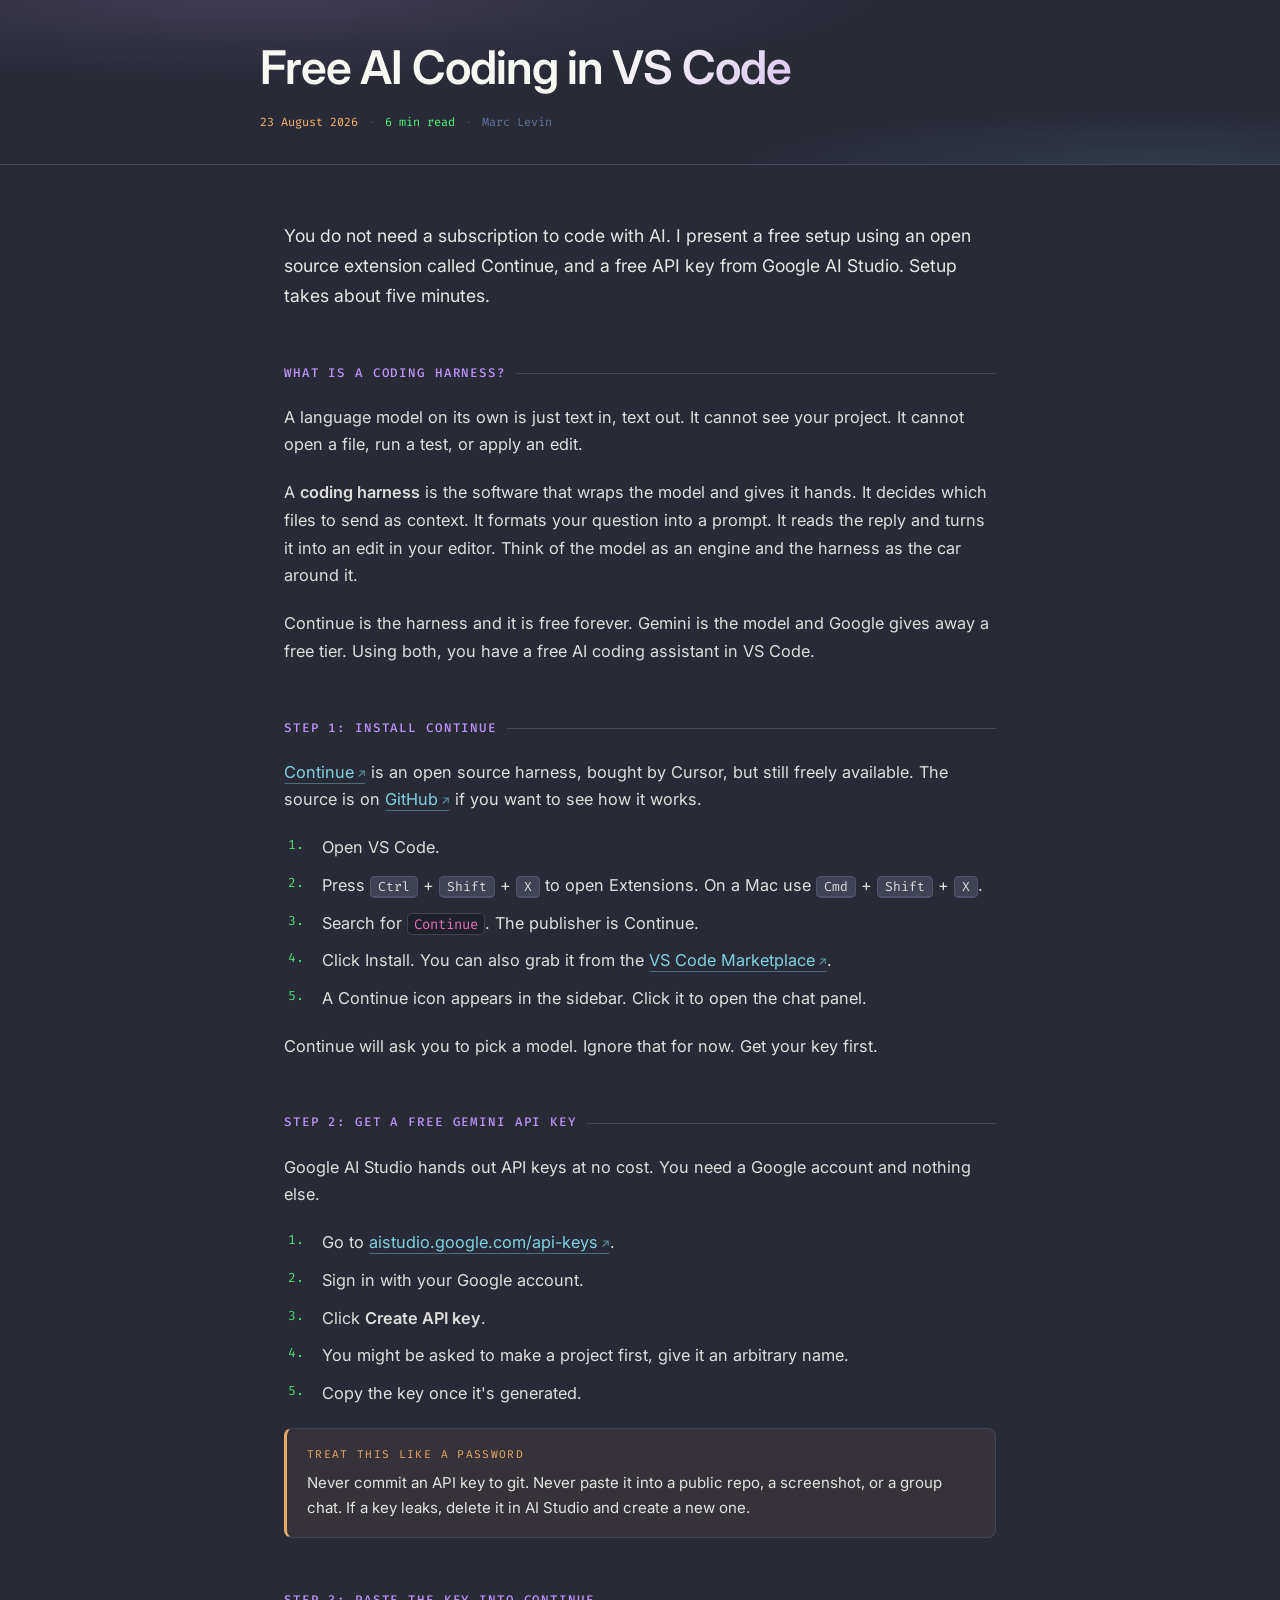
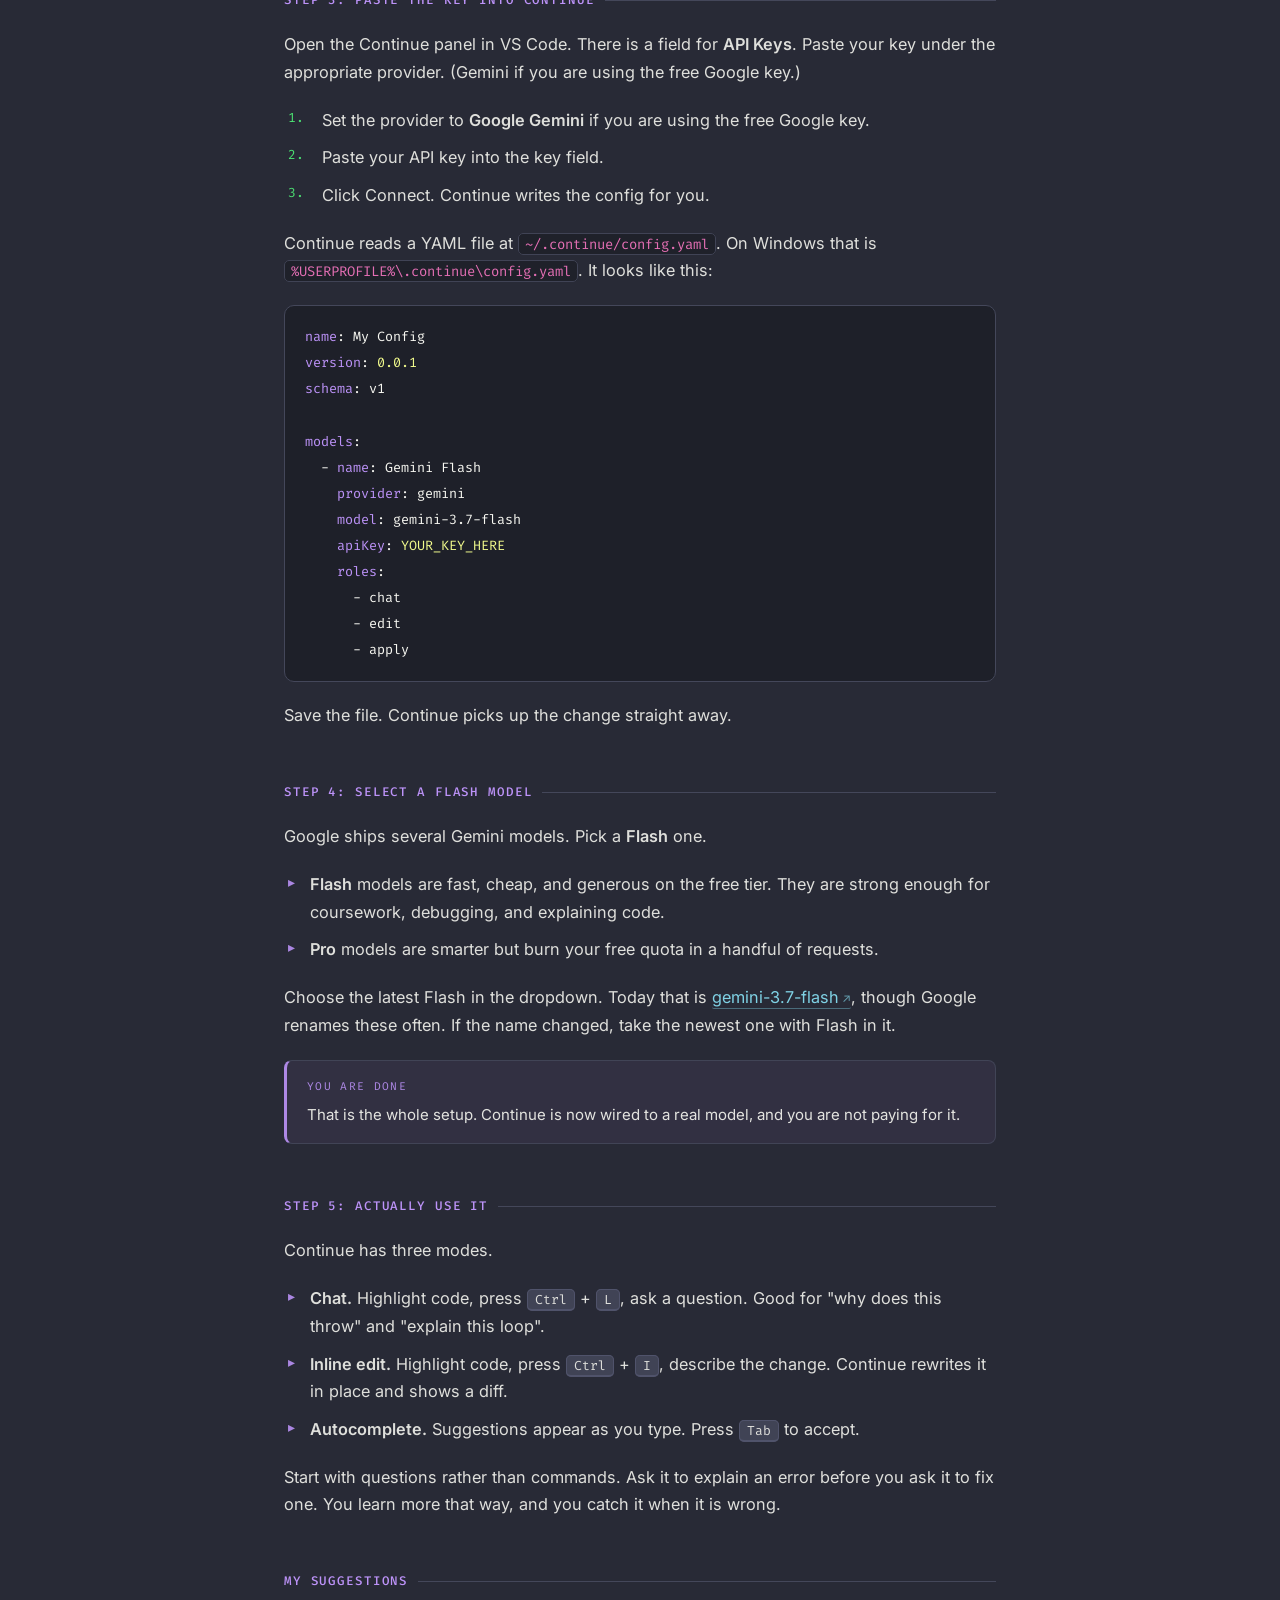
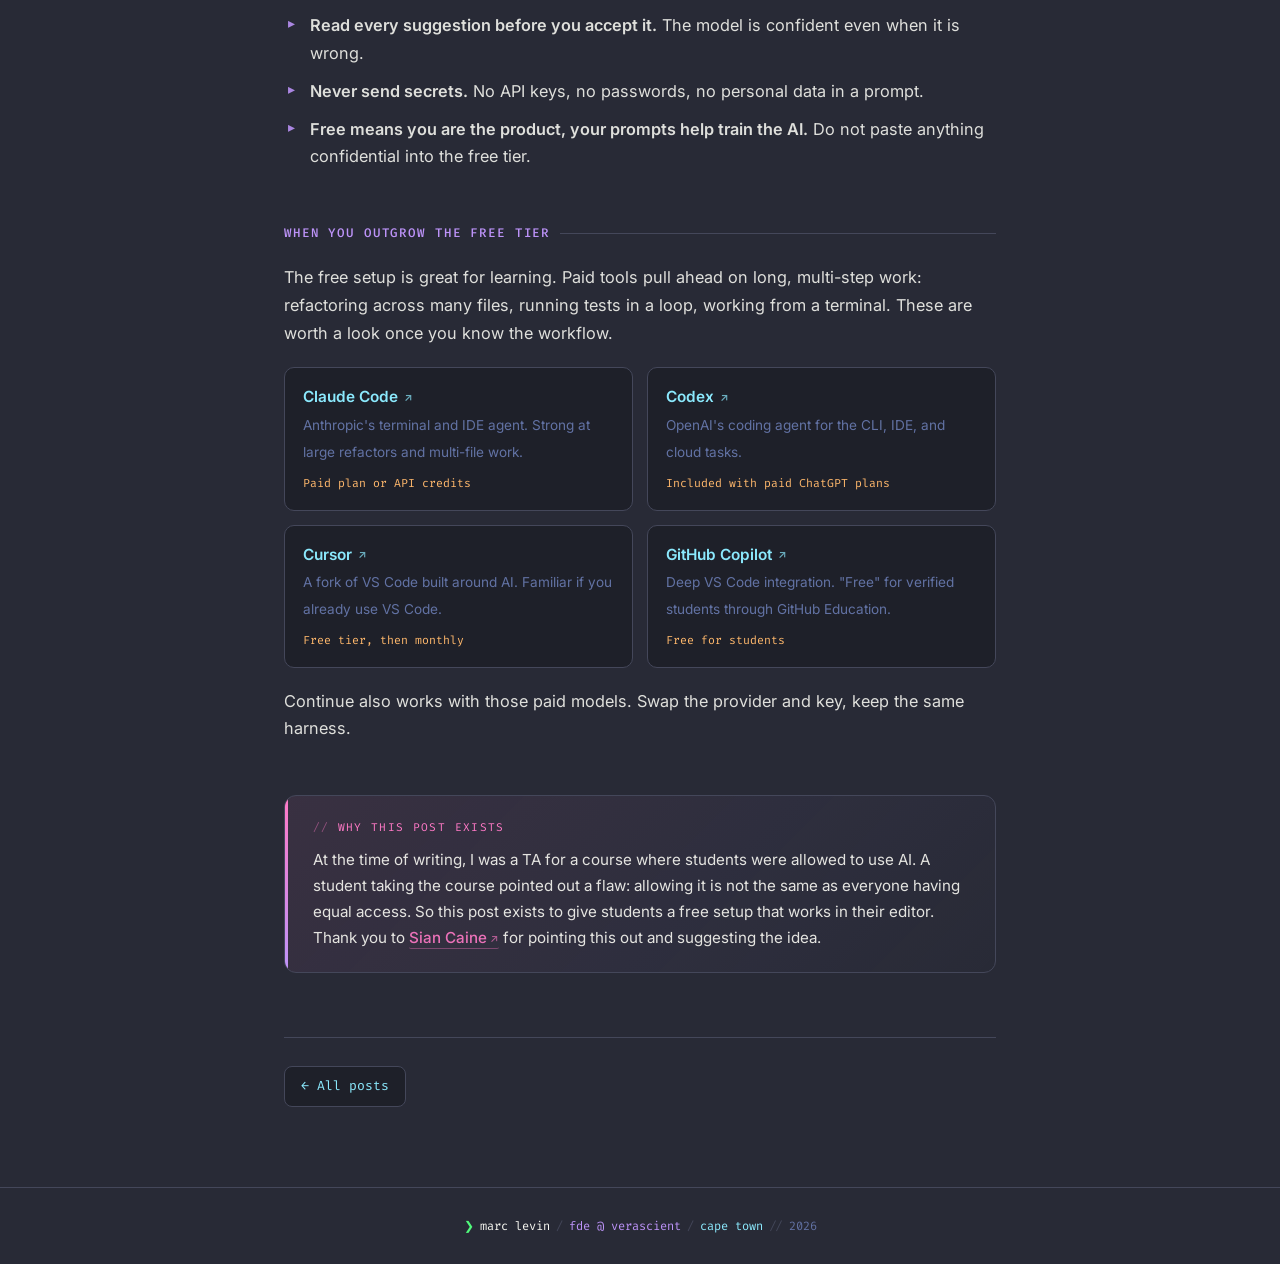
<file: blog/free-ai-in-vscode/index.html>
<!DOCTYPE html>
<html lang="en">

<head>
    <meta charset="UTF-8">
    <meta name="viewport" content="width=device-width, initial-scale=1.0">
    <title>Free AI Coding in VS Code · Marc Levin</title>
    <meta name="description"
        content="Set up a free AI coding assistant in VS Code using Continue and a free Google Gemini API key. A five minute guide for students.">
    <meta name="author" content="Marc Levin">
    <meta name="theme-color" content="#282a36">
    <link rel="canonical" href="https://marclevin.me/blog/free-ai-in-vscode/">

    <!-- Open Graph / social cards -->
    <meta property="og:type" content="article">
    <meta property="og:title" content="Free AI Coding in VS Code">
    <meta property="og:description"
        content="Continue plus a free Gemini API key gives you an AI assistant inside your editor. No credit card needed.">
    <meta property="og:url" content="https://marclevin.me/blog/free-ai-in-vscode/">
    <meta property="article:published_time" content="2026-08-23">
    <meta property="article:author" content="Marc Levin">
    <meta name="twitter:card" content="summary">
    <meta name="twitter:title" content="Free AI Coding in VS Code">
    <meta name="twitter:description"
        content="Continue plus a free Gemini API key gives you an AI assistant inside your editor.">

    <!-- Inline SVG favicon: terminal prompt glyph in Dracula green -->
    <link rel="icon"
        href="data:image/svg+xml,%3Csvg xmlns='http://www.w3.org/2000/svg' viewBox='0 0 32 32'%3E%3Crect width='32' height='32' rx='6' fill='%23282a36'/%3E%3Cpath d='M8 11l5 5-5 5M16 21h8' stroke='%2350fa7b' stroke-width='2.5' fill='none' stroke-linecap='round' stroke-linejoin='round'/%3E%3C/svg%3E">

    <link rel="preconnect" href="https://fonts.googleapis.com">
    <link rel="preconnect" href="https://fonts.gstatic.com" crossorigin>
    <link
        href="https://fonts.googleapis.com/css2?family=Fira+Code:wght@400;500&family=Inter:wght@300;400;500;600&display=swap"
        rel="stylesheet">
    <link rel="stylesheet" href="../blog.css">
</head>

<body>

    <header>
        <div class="header-inner">
            <h1>Free AI Coding in VS Code</h1>
            <p class="post-meta">
                <time datetime="2026-08-23">23 August 2026</time>
                <span class="dot">·</span>
                <span class="read">6 min read</span>
                <span class="dot">·</span>
                <span>Marc Levin</span>
            </p>
        </div>
    </header>

    <main>
        <article class="prose">

            <p class="lead">
                You do not need a subscription to code with AI. I present a free setup using
                an open source extension called Continue, and a free API key from Google AI Studio.
                Setup takes about five minutes.
            </p>

            <h2>What is a coding harness?</h2>

            <p>
                A language model on its own is just text in, text out. It cannot see your project.
                It cannot open a file, run a test, or apply an edit.
            </p>

            <p>
                A <strong>coding harness</strong> is the software that wraps the model and gives it hands.
                It decides which files to send as context. It formats your question into a prompt.
                It reads the reply and turns it into an edit in your editor.
                Think of the model as an engine and the harness as the car around it.
            </p>

            <p>
                Continue is the harness and it is free forever.
                Gemini is the model and Google gives away a free tier.
                Using both, you have a free AI coding assistant in VS Code.
            </p>

            <h2>Step 1: Install Continue</h2>

            <p>
                <a href="https://www.continue.dev/" target="_blank" rel="noopener noreferrer">Continue</a>
                is an open source harness, bought by Cursor, but still freely available.
                The source is on <a href="https://github.com/continuedev/continue" target="_blank"
                    rel="noopener noreferrer">GitHub</a>
                if you want to see how it works.
            </p>

            <ol>
                <li>Open VS Code.</li>
                <li>Press <kbd>Ctrl</kbd> + <kbd>Shift</kbd> + <kbd>X</kbd> to open Extensions. On a Mac use
                    <kbd>Cmd</kbd> + <kbd>Shift</kbd> + <kbd>X</kbd>.</li>
                <li>Search for <code>Continue</code>. The publisher is Continue.</li>
                <li>Click Install. You can also grab it from the <a
                        href="https://marketplace.visualstudio.com/items?itemName=Continue.continue" target="_blank"
                        rel="noopener noreferrer">VS Code Marketplace</a>.</li>
                <li>A Continue icon appears in the sidebar. Click it to open the chat panel.</li>
            </ol>

            <p>
                Continue will ask you to pick a model. Ignore that for now.
                Get your key first.
            </p>

            <h2>Step 2: Get a free Gemini API key</h2>

            <p>
                Google AI Studio hands out API keys at no cost. You need a Google account and nothing else.
            </p>

            <ol>
                <li>Go to <a href="https://aistudio.google.com/api-keys" target="_blank"
                        rel="noopener noreferrer">aistudio.google.com/api-keys</a>.</li>
                <li>Sign in with your Google account.</li>
                <li>Click <strong>Create API key</strong>.</li>
                <li>You might be asked to make a project first, give it an arbitrary name.</li>
                <li>Copy the key once it's generated.</li>
            </ol>

            <div class="note warn">
                <span class="note-label">Treat this like a password</span>
                Never commit an API key to git. Never paste it into a public repo, a screenshot, or a group chat.
                If a key leaks, delete it in AI Studio and create a new one.
            </div>

            <h2>Step 3: Paste the key into Continue</h2>

            <p>
                Open the Continue panel in VS Code. There is a field for <strong>API Keys</strong>.
                Paste your key under the appropriate provider. (Gemini if you are using the free Google key.)
            </p>

            <ol>
                <li>Set the provider to <strong>Google Gemini</strong> if you are using the free Google key.</li>
                <li>Paste your API key into the key field.</li>
                <li>Click Connect. Continue writes the config for you.</li>
            </ol>

            <p>
                Continue reads a YAML file at
                <code>~/.continue/config.yaml</code>. On Windows that is
                <code>%USERPROFILE%\.continue\config.yaml</code>. It looks like this:
            </p>

            <pre><code><span class="n">name</span>: My Config
<span class="n">version</span>: <span class="s">0.0.1</span>
<span class="n">schema</span>: v1

<span class="n">models</span>:
  - <span class="n">name</span>: Gemini Flash
    <span class="n">provider</span>: gemini
    <span class="n">model</span>: gemini-3.7-flash
    <span class="n">apiKey</span>: <span class="s">YOUR_KEY_HERE</span>
    <span class="n">roles</span>:
      - chat
      - edit
      - apply</code></pre>

            <p>
                Save the file. Continue picks up the change straight away.
            </p>

            <h2>Step 4: Select a Flash model</h2>

            <p>
                Google ships several Gemini models. Pick a <strong>Flash</strong> one.
            </p>

            <ul>
                <li><strong>Flash</strong> models are fast, cheap, and generous on the free tier. They are strong enough
                    for coursework, debugging, and explaining code.</li>
                <li><strong>Pro</strong> models are smarter but burn your free quota in a handful of requests.</li>
            </ul>

            <p>
                Choose the latest Flash in the dropdown. Today that is
                <a href="https://ai.google.dev/gemini-api/docs/models" target="_blank"
                    rel="noopener noreferrer">gemini-3.7-flash</a>,
                though Google renames these often. If the name changed, take the newest one with Flash in it.
            </p>

            <div class="note">
                <span class="note-label">You are done</span>
                That is the whole setup. Continue is now wired to a real model, and you are not paying for it.
            </div>

            <h2>Step 5: Actually use it</h2>

            <p>
                Continue has three modes.
            </p>

            <ul>
                <li><strong>Chat.</strong> Highlight code, press <kbd>Ctrl</kbd> + <kbd>L</kbd>, ask a question. Good
                    for "why does this throw" and "explain this loop".</li>
                <li><strong>Inline edit.</strong> Highlight code, press <kbd>Ctrl</kbd> + <kbd>I</kbd>, describe the
                    change. Continue rewrites it in place and shows a diff.</li>
                <li><strong>Autocomplete.</strong> Suggestions appear as you type. Press <kbd>Tab</kbd> to accept.</li>
            </ul>

            <p>
                Start with questions rather than commands. Ask it to explain an error before you ask it to fix one.
                You learn more that way, and you catch it when it is wrong.
            </p>

            <h2>My Suggestions</h2>

            <ul>
                <li><strong>Read every suggestion before you accept it.</strong> The model is confident even when it is
                    wrong.</li>
                <li><strong>Never send secrets.</strong> No API keys, no passwords, no personal data in a prompt.</li>
                <li><strong>Free means you are the product, your prompts help train the AI.</strong> Do not paste anything confidential
                    into the free tier.</li>
            </ul>

            <h2>When you outgrow the free tier</h2>

            <p>
                The free setup is great for learning. Paid tools pull ahead on long, multi-step work:
                refactoring across many files, running tests in a loop, working from a terminal.
                These are worth a look once you know the workflow.
            </p>

            <div class="link-grid">
                <a class="link-card" href="https://claude.com/product/claude-code" target="_blank"
                    rel="noopener noreferrer">
                    <span class="name">Claude Code</span>
                    <span class="what">Anthropic's terminal and IDE agent. Strong at large refactors and multi-file
                        work.</span>
                    <span class="price">Paid plan or API credits</span>
                </a>
                <a class="link-card" href="https://openai.com/codex/" target="_blank" rel="noopener noreferrer">
                    <span class="name">Codex</span>
                    <span class="what">OpenAI's coding agent for the CLI, IDE, and cloud tasks.</span>
                    <span class="price">Included with paid ChatGPT plans</span>
                </a>
                <a class="link-card" href="https://cursor.com/" target="_blank" rel="noopener noreferrer">
                    <span class="name">Cursor</span>
                    <span class="what">A fork of VS Code built around AI. Familiar if you already use VS Code.</span>
                    <span class="price">Free tier, then monthly</span>
                </a>
                <a class="link-card" href="https://github.com/features/copilot" target="_blank"
                    rel="noopener noreferrer">
                    <span class="name">GitHub Copilot</span>
                    <span class="what">Deep VS Code integration. "Free" for verified students through GitHub
                        Education.</span>
                    <span class="price">Free for students</span>
                </a>
            </div>

            <p>
                Continue also works with those paid models. Swap the provider and key, keep the same harness.
            </p>

            <aside class="credit">
                <span class="credit-label">Why this post exists</span>
                <p>
                    At the time of writing, I was a TA for a course where students were allowed to use AI.
                    A student taking the course pointed out a flaw: allowing it is not the same
                    as everyone having equal access. So this post exists to give students a free setup that works in their editor.
                </p>
                <p>
                    Thank you to <a href="https://www.linkedin.com/in/siancaine001/" target="_blank" rel="noopener noreferrer">Sian Caine</a>
                    for pointing this out and suggesting the idea.
                </p>
            </aside>

            <nav class="post-nav">
                <a class="back-link" href="/blog/">All posts</a>
            </nav>

        </article>
    </main>

    <footer>
        <span class="footer-line">
            <span class="footer-prompt">❯</span>
            <a class="footer-name" href="/">marc levin</a>
            <span class="footer-sep">/</span>
            <span class="footer-role">fde @ verascient</span>
            <span class="footer-sep">/</span>
            <span class="footer-loc">cape town</span>
            <span class="footer-sep">//</span>
            <span class="footer-year">2026</span>
        </span>
    </footer>

</body>

</html>
</file>
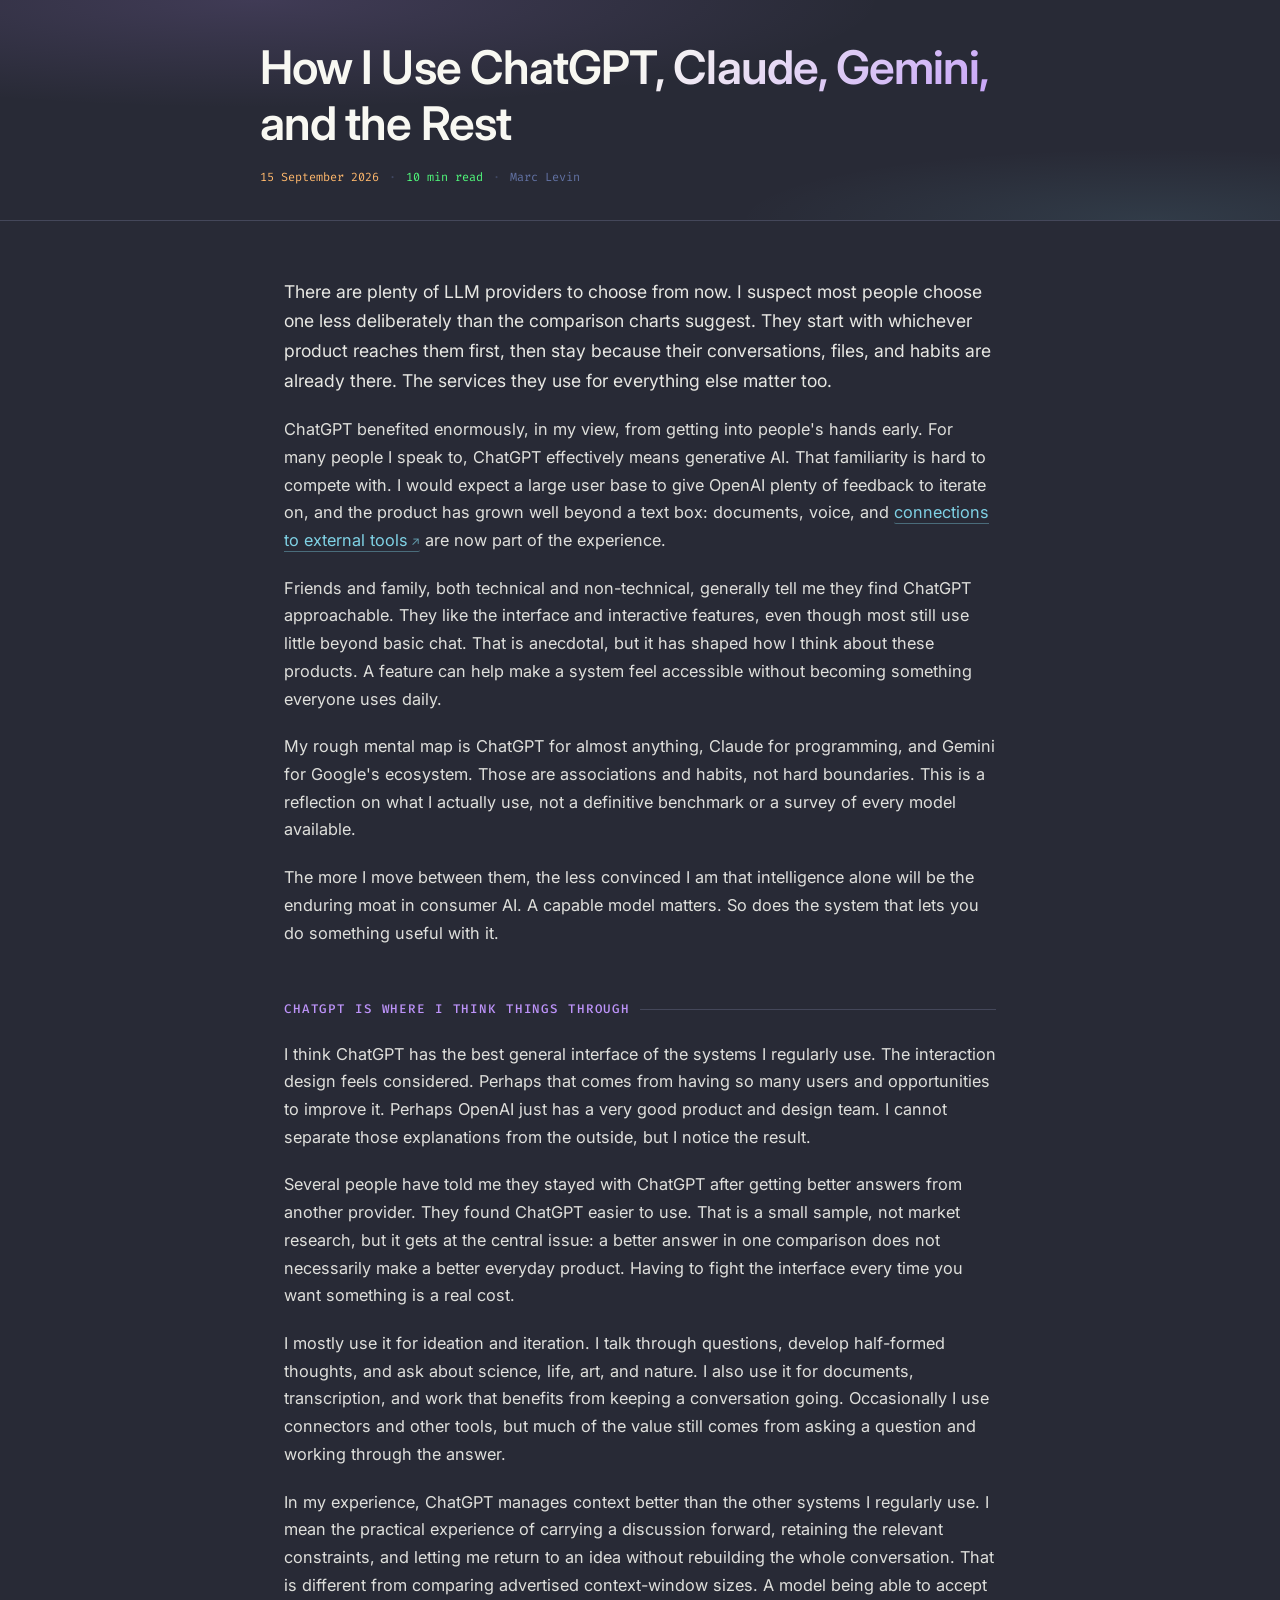
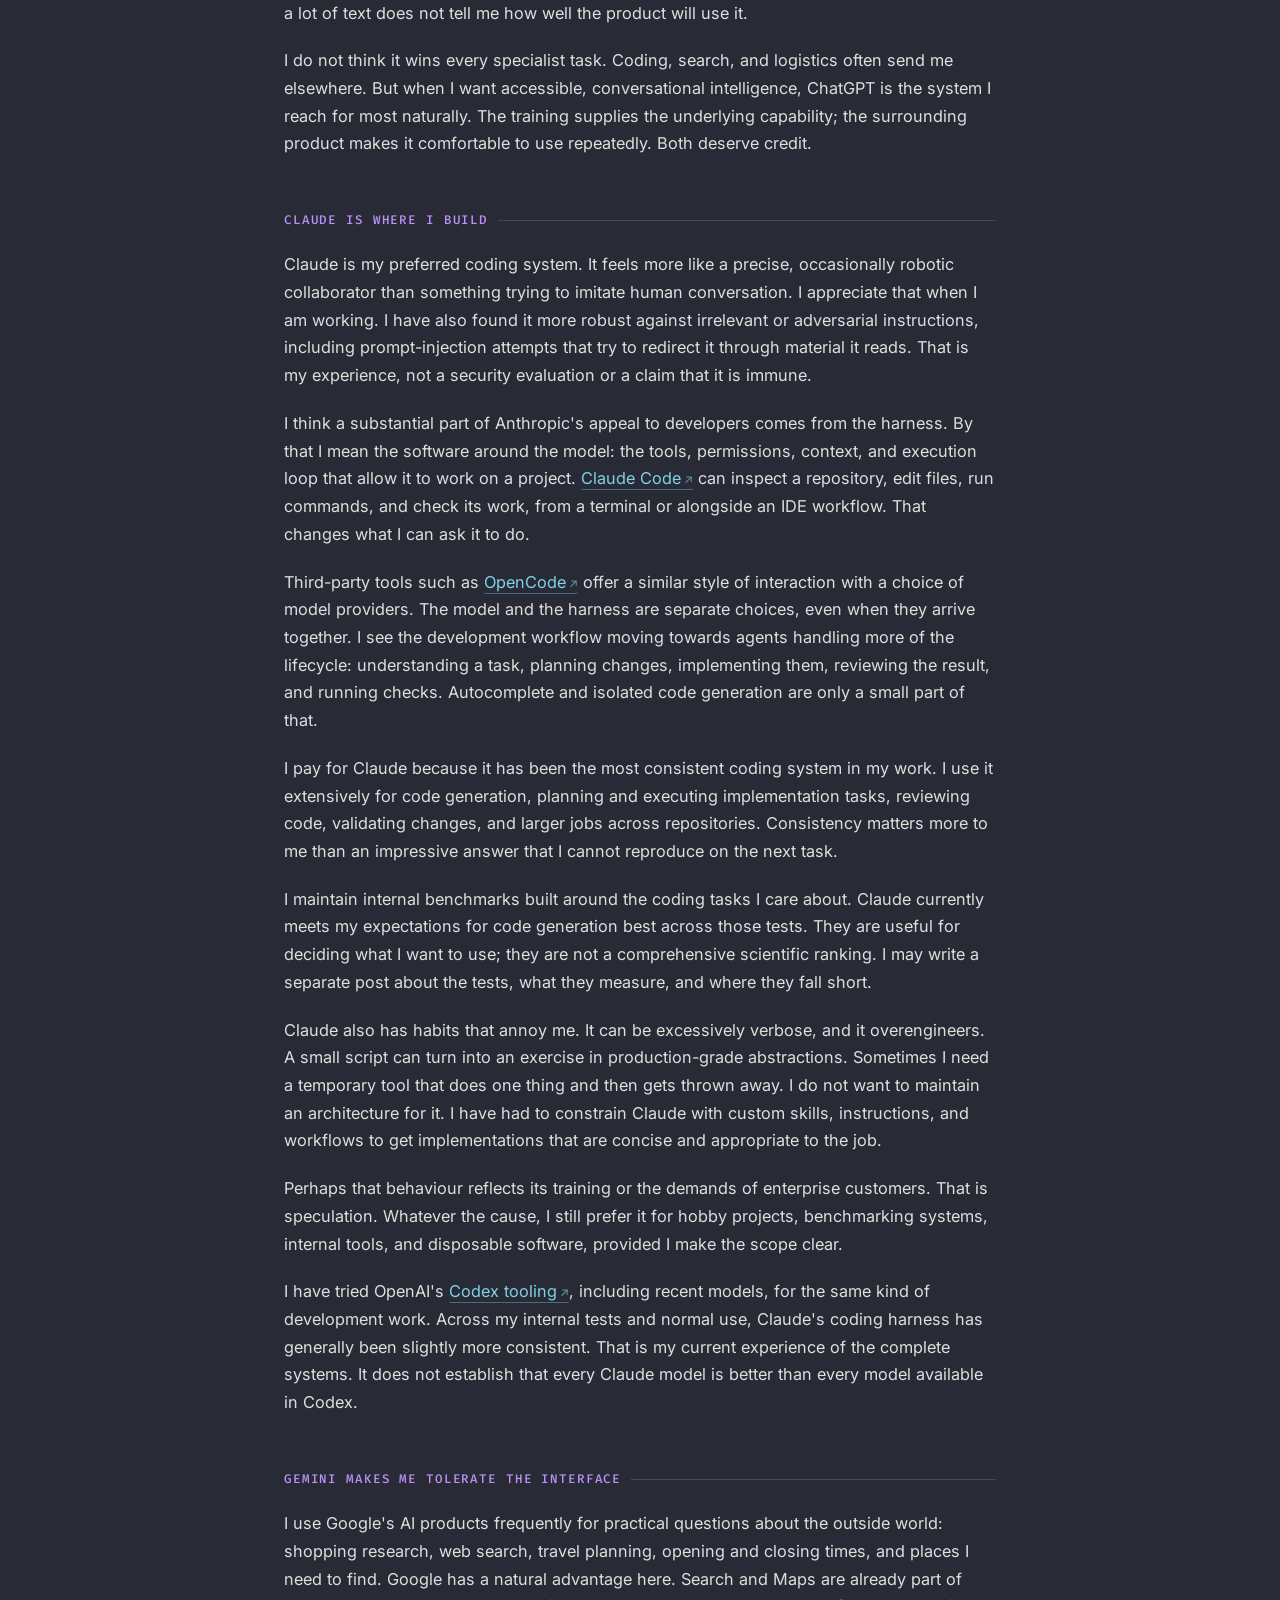
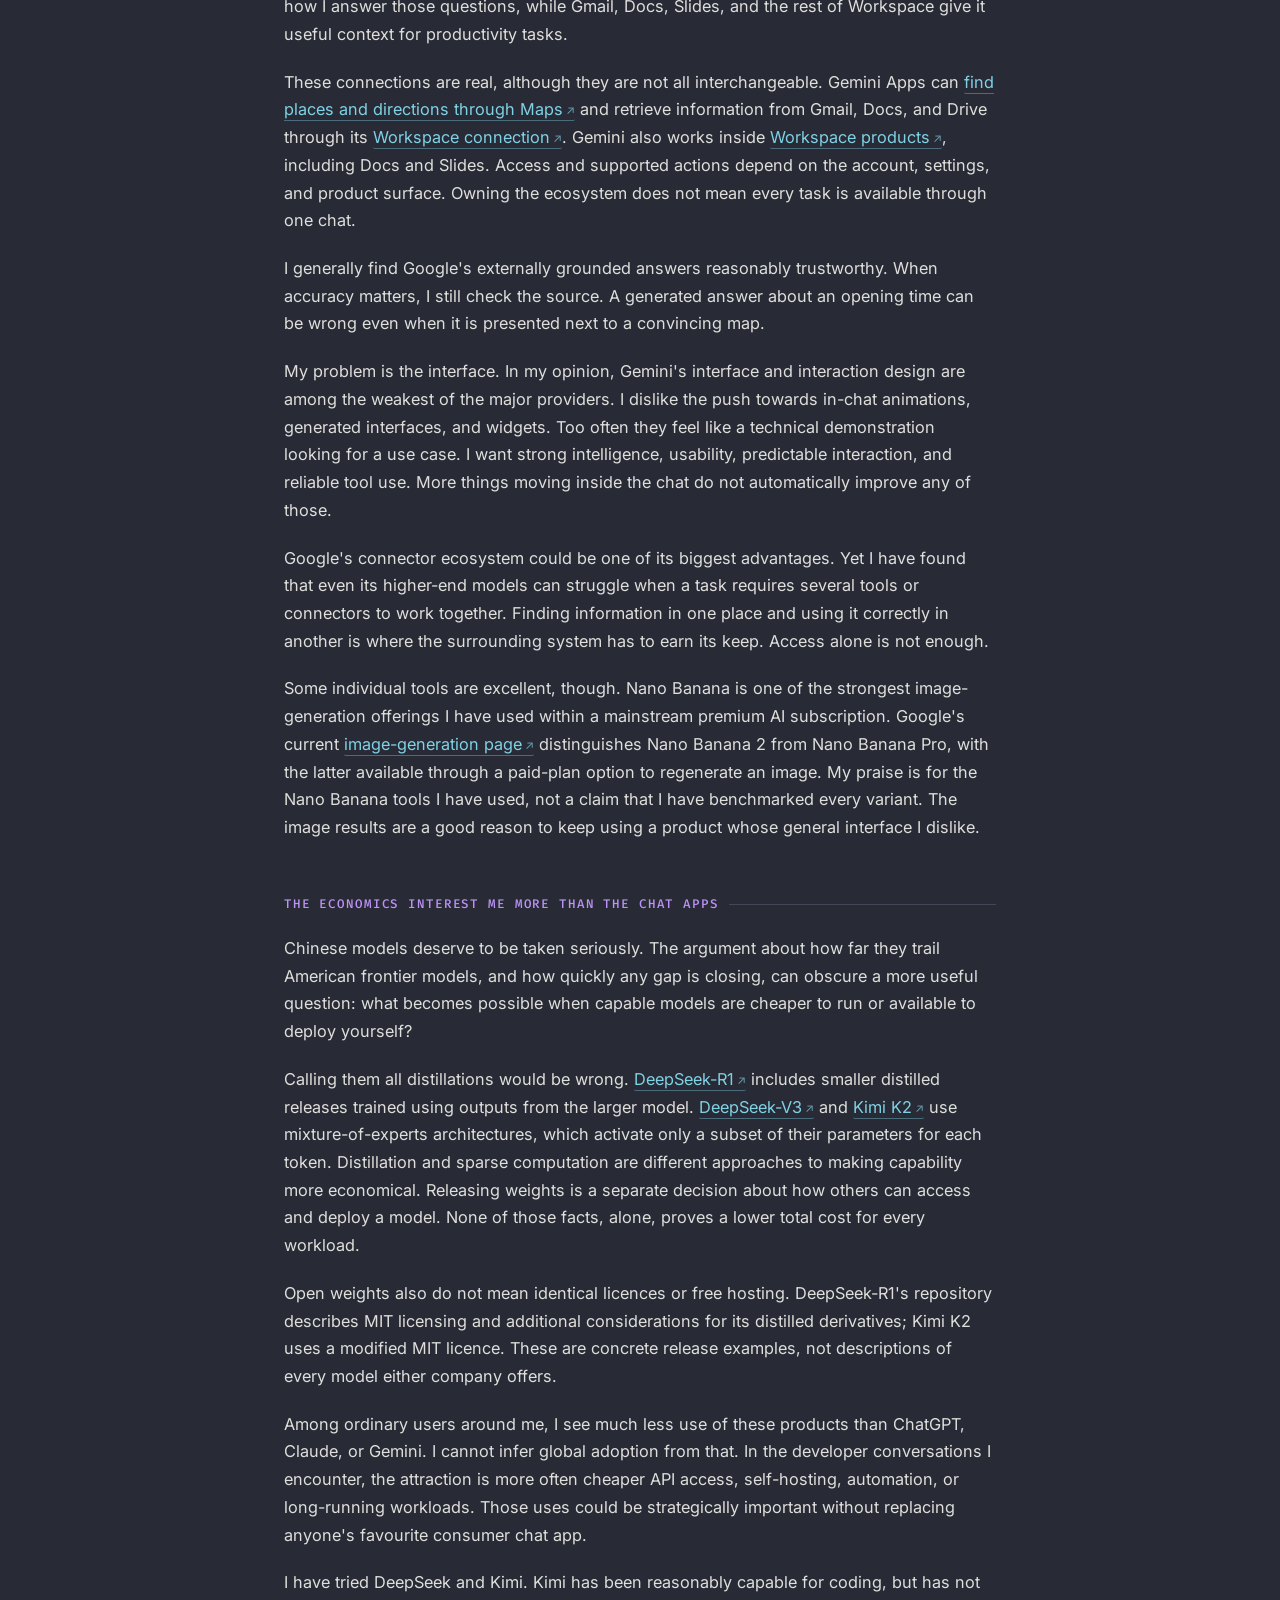
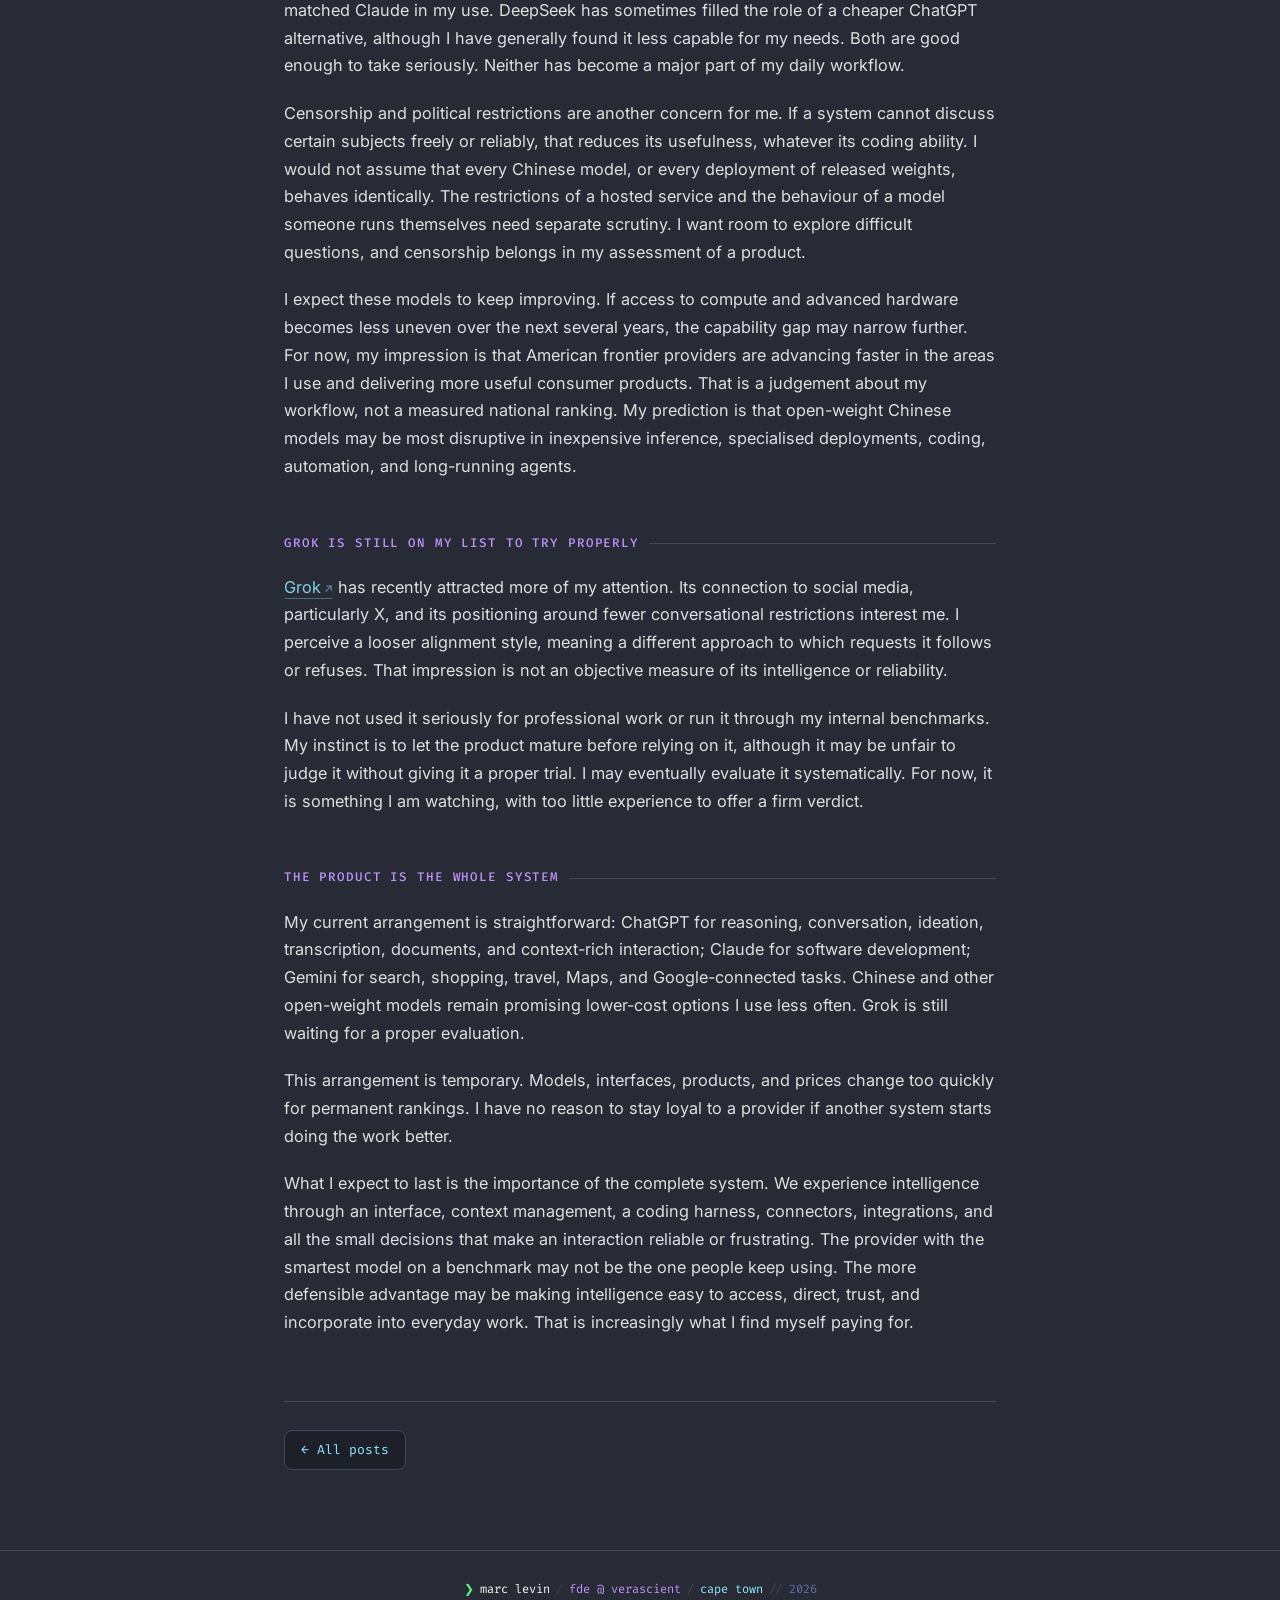
<file: blog/how-i-use-llms/index.html>
<!DOCTYPE html>
<html lang="en">

<head>
    <meta charset="UTF-8">
    <meta name="viewport" content="width=device-width, initial-scale=1.0">
    <title>How I Use ChatGPT, Claude, Gemini, and the Rest · Marc Levin</title>
    <meta name="description"
        content="My current AI workflow, and why the interface, coding harness, and surrounding system may matter more than model intelligence alone.">
    <meta name="author" content="Marc Levin">
    <meta name="theme-color" content="#282a36">
    <link rel="canonical" href="https://marclevin.me/blog/how-i-use-llms/">

    <!-- Open Graph / social cards -->
    <meta property="og:type" content="article">
    <meta property="og:title" content="How I Use ChatGPT, Claude, Gemini, and the Rest">
    <meta property="og:description"
        content="My current AI workflow, and why the interface, coding harness, and surrounding system may matter more than model intelligence alone.">
    <meta property="og:url" content="https://marclevin.me/blog/how-i-use-llms/">
    <meta property="article:published_time" content="2026-09-15">
    <meta property="article:author" content="Marc Levin">
    <meta name="twitter:card" content="summary">
    <meta name="twitter:title" content="How I Use ChatGPT, Claude, Gemini, and the Rest">
    <meta name="twitter:description"
        content="My current AI workflow, and why the interface, coding harness, and surrounding system may matter more than model intelligence alone.">

    <!-- Inline SVG favicon: terminal prompt glyph in Dracula green -->
    <link rel="icon"
        href="data:image/svg+xml,%3Csvg xmlns='http://www.w3.org/2000/svg' viewBox='0 0 32 32'%3E%3Crect width='32' height='32' rx='6' fill='%23282a36'/%3E%3Cpath d='M8 11l5 5-5 5M16 21h8' stroke='%2350fa7b' stroke-width='2.5' fill='none' stroke-linecap='round' stroke-linejoin='round'/%3E%3C/svg%3E">

    <link rel="preconnect" href="https://fonts.googleapis.com">
    <link rel="preconnect" href="https://fonts.gstatic.com" crossorigin>
    <link
        href="https://fonts.googleapis.com/css2?family=Fira+Code:wght@400;500&family=Inter:wght@300;400;500;600&display=swap"
        rel="stylesheet">
    <link rel="stylesheet" href="../blog.css">
</head>

<body>

    <header>
        <div class="header-inner">
            <h1>How I Use ChatGPT, Claude, Gemini, and the Rest</h1>
            <p class="post-meta">
                <time datetime="2026-09-15">15 September 2026</time>
                <span class="dot">·</span>
                <span class="read">10 min read</span>
                <span class="dot">·</span>
                <span>Marc Levin</span>
            </p>
        </div>
    </header>

    <main>
        <article class="prose">

            <p class="lead">
                There are plenty of LLM providers to choose from now. I suspect most people choose one less
                deliberately than the comparison charts suggest. They start with whichever product reaches them
                first, then stay because their conversations, files, and habits are already there. The services
                they use for everything else matter too.
            </p>

            <p>
                ChatGPT benefited enormously, in my view, from getting into people's hands early. For many people
                I speak to, ChatGPT effectively means generative AI. That familiarity is hard to compete with.
                I would expect a large user base to give OpenAI plenty of feedback to iterate on, and the product
                has grown well beyond a text box: documents, voice, and
                <a href="https://learn.chatgpt.com/docs/plugins" target="_blank" rel="noopener noreferrer">connections to external tools</a>
                are now part of the experience.
            </p>

            <p>
                Friends and family, both technical and non-technical, generally tell me they find ChatGPT
                approachable. They like the interface and interactive features, even though most still use
                little beyond basic chat. That is anecdotal, but it has shaped how I think about these products.
                A feature can help make a system feel accessible without becoming something everyone uses daily.
            </p>

            <p>
                My rough mental map is ChatGPT for almost anything, Claude for programming, and Gemini for
                Google's ecosystem. Those are associations and habits, not hard boundaries. This is a reflection
                on what I actually use, not a definitive benchmark or a survey of every model available.
            </p>

            <p>
                The more I move between them, the less convinced I am that intelligence alone will be the
                enduring moat in consumer AI. A capable model matters. So does the system that lets you do
                something useful with it.
            </p>

            <h2>ChatGPT is where I think things through</h2>

            <p>
                I think ChatGPT has the best general interface of the systems I regularly use. The interaction
                design feels considered. Perhaps that comes from having so many users and opportunities to
                improve it. Perhaps OpenAI just has a very good product and design team. I cannot separate those
                explanations from the outside, but I notice the result.
            </p>

            <p>
                Several people have told me they stayed with ChatGPT after getting better answers from another
                provider. They found ChatGPT easier to use. That is a small sample, not market research, but it
                gets at the central issue: a better answer in one comparison does not necessarily make a better
                everyday product. Having to fight the interface every time you want something is a real cost.
            </p>

            <p>
                I mostly use it for ideation and iteration. I talk through questions, develop half-formed
                thoughts, and ask about science, life, art, and nature. I also use it for documents,
                transcription, and work that benefits from keeping a conversation going. Occasionally I use
                connectors and other tools, but much of the value still comes from asking a question and
                working through the answer.
            </p>

            <p>
                In my experience, ChatGPT manages context better than the other systems I regularly use.
                I mean the practical experience of carrying a discussion forward, retaining the relevant
                constraints, and letting me return to an idea without rebuilding the whole conversation.
                That is different from comparing advertised context-window sizes. A model being able to accept
                a lot of text does not tell me how well the product will use it.
            </p>

            <p>
                I do not think it wins every specialist task. Coding, search, and logistics often send me
                elsewhere. But when I want accessible, conversational intelligence, ChatGPT is the system I
                reach for most naturally. The training supplies the underlying capability; the surrounding
                product makes it comfortable to use repeatedly. Both deserve credit.
            </p>

            <h2>Claude is where I build</h2>

            <p>
                Claude is my preferred coding system. It feels more like a precise, occasionally robotic
                collaborator than something trying to imitate human conversation. I appreciate that when I
                am working. I have also found it more robust against irrelevant or adversarial instructions,
                including prompt-injection attempts that try to redirect it through material it reads.
                That is my experience, not a security evaluation or a claim that it is immune.
            </p>

            <p>
                I think a substantial part of Anthropic's appeal to developers comes from the harness.
                By that I mean the software around the model: the tools, permissions, context, and execution
                loop that allow it to work on a project.
                <a href="https://code.claude.com/docs/en/how-claude-code-works" target="_blank" rel="noopener noreferrer">Claude Code</a>
                can inspect a repository, edit files, run commands, and check its work, from a terminal or
                alongside an IDE workflow. That changes what I can ask it to do.
            </p>

            <p>
                Third-party tools such as
                <a href="https://opencode.ai/docs/" target="_blank" rel="noopener noreferrer">OpenCode</a>
                offer a similar style of interaction with a choice of model providers. The model and the
                harness are separate choices, even when they arrive together. I see the development workflow
                moving towards agents handling more of the lifecycle: understanding a task, planning changes,
                implementing them, reviewing the result, and running checks. Autocomplete and isolated code
                generation are only a small part of that.
            </p>

            <p>
                I pay for Claude because it has been the most consistent coding system in my work. I use it
                extensively for code generation, planning and executing implementation tasks, reviewing code,
                validating changes, and larger jobs across repositories. Consistency matters more to me than
                an impressive answer that I cannot reproduce on the next task.
            </p>

            <p>
                I maintain internal benchmarks built around the coding tasks I care about. Claude currently
                meets my expectations for code generation best across those tests. They are useful for deciding
                what I want to use; they are not a comprehensive scientific ranking. I may write a separate
                post about the tests, what they measure, and where they fall short.
            </p>

            <p>
                Claude also has habits that annoy me. It can be excessively verbose, and it overengineers.
                A small script can turn into an exercise in production-grade abstractions. Sometimes I need
                a temporary tool that does one thing and then gets thrown away. I do not want to maintain an
                architecture for it. I have had to constrain Claude with custom skills, instructions, and
                workflows to get implementations that are concise and appropriate to the job.
            </p>

            <p>
                Perhaps that behaviour reflects its training or the demands of enterprise customers. That is
                speculation. Whatever the cause, I still prefer it for hobby projects, benchmarking systems,
                internal tools, and disposable software, provided I make the scope clear.
            </p>

            <p>
                I have tried OpenAI's
                <a href="https://learn.chatgpt.com/docs" target="_blank" rel="noopener noreferrer">Codex tooling</a>,
                including recent models, for the same kind of development work. Across my internal tests and
                normal use, Claude's coding harness has generally been slightly more consistent. That is my
                current experience of the complete systems. It does not establish that every Claude model
                is better than every model available in Codex.
            </p>

            <h2>Gemini makes me tolerate the interface</h2>

            <p>
                I use Google's AI products frequently for practical questions about the outside world:
                shopping research, web search, travel planning, opening and closing times, and places I need
                to find. Google has a natural advantage here. Search and Maps are already part of how I answer
                those questions, while Gmail, Docs, Slides, and the rest of Workspace give it useful context
                for productivity tasks.
            </p>

            <p>
                These connections are real, although they are not all interchangeable. Gemini Apps can
                <a href="https://support.google.com/gemini/answer/16622866" target="_blank" rel="noopener noreferrer">find places and directions through Maps</a>
                and retrieve information from Gmail, Docs, and Drive through its
                <a href="https://support.google.com/gemini/answer/15229592?hl=en" target="_blank" rel="noopener noreferrer">Workspace connection</a>.
                Gemini also works inside
                <a href="https://workspace.google.com/solutions/ai/" target="_blank" rel="noopener noreferrer">Workspace products</a>,
                including Docs and Slides. Access and supported actions depend on the account, settings, and
                product surface. Owning the ecosystem does not mean every task is available through one chat.
            </p>

            <p>
                I generally find Google's externally grounded answers reasonably trustworthy. When accuracy
                matters, I still check the source. A generated answer about an opening time can be wrong even
                when it is presented next to a convincing map.
            </p>

            <p>
                My problem is the interface. In my opinion, Gemini's interface and interaction design are among
                the weakest of the major providers. I dislike the push towards in-chat animations, generated
                interfaces, and widgets. Too often they feel like a technical demonstration looking for a use
                case. I want strong intelligence, usability, predictable interaction, and reliable tool use.
                More things moving inside the chat do not automatically improve any of those.
            </p>

            <p>
                Google's connector ecosystem could be one of its biggest advantages. Yet I have found that
                even its higher-end models can struggle when a task requires several tools or connectors to
                work together. Finding information in one place and using it correctly in another is where
                the surrounding system has to earn its keep. Access alone is not enough.
            </p>

            <p>
                Some individual tools are excellent, though. Nano Banana is one of the strongest image-generation
                offerings I have used within a mainstream premium AI subscription. Google's current
                <a href="https://gemini.google/overview/image-generation/" target="_blank" rel="noopener noreferrer">image-generation page</a>
                distinguishes Nano Banana 2 from Nano Banana Pro, with the latter available through a paid-plan
                option to regenerate an image. My praise is for the Nano Banana tools I have used, not a claim
                that I have benchmarked every variant. The image results are a good reason to keep using a
                product whose general interface I dislike.
            </p>

            <h2>The economics interest me more than the chat apps</h2>

            <p>
                Chinese models deserve to be taken seriously. The argument about how far they trail American
                frontier models, and how quickly any gap is closing, can obscure a more useful question:
                what becomes possible when capable models are cheaper to run or available to deploy yourself?
            </p>

            <p>
                Calling them all distillations would be wrong.
                <a href="https://github.com/deepseek-ai/DeepSeek-R1" target="_blank" rel="noopener noreferrer">DeepSeek-R1</a>
                includes smaller distilled releases trained using outputs from the larger model.
                <a href="https://github.com/deepseek-ai/DeepSeek-V3" target="_blank" rel="noopener noreferrer">DeepSeek-V3</a>
                and <a href="https://github.com/MoonshotAI/Kimi-K2" target="_blank" rel="noopener noreferrer">Kimi K2</a>
                use mixture-of-experts architectures, which activate only a subset of their parameters for
                each token. Distillation and sparse computation are different approaches to making capability
                more economical. Releasing weights is a separate decision about how others can access and
                deploy a model. None of those facts, alone, proves a lower total cost for every workload.
            </p>

            <p>
                Open weights also do not mean identical licences or free hosting. DeepSeek-R1's repository
                describes MIT licensing and additional considerations for its distilled derivatives; Kimi K2
                uses a modified MIT licence. These are concrete release examples, not descriptions of every
                model either company offers.
            </p>

            <p>
                Among ordinary users around me, I see much less use of these products than ChatGPT, Claude,
                or Gemini. I cannot infer global adoption from that. In the developer conversations I encounter,
                the attraction is more often cheaper API access, self-hosting, automation, or long-running
                workloads. Those uses could be strategically important without replacing anyone's favourite
                consumer chat app.
            </p>

            <p>
                I have tried DeepSeek and Kimi. Kimi has been reasonably capable for coding, but has not matched
                Claude in my use. DeepSeek has sometimes filled the role of a cheaper ChatGPT alternative,
                although I have generally found it less capable for my needs. Both are good enough to take
                seriously. Neither has become a major part of my daily workflow.
            </p>

            <p>
                Censorship and political restrictions are another concern for me. If a system cannot discuss
                certain subjects freely or reliably, that reduces its usefulness, whatever its coding ability.
                I would not assume that every Chinese model, or every deployment of released weights, behaves
                identically. The restrictions of a hosted service and the behaviour of a model someone runs
                themselves need separate scrutiny. I want room to explore difficult questions, and censorship
                belongs in my assessment of a product.
            </p>

            <p>
                I expect these models to keep improving. If access to compute and advanced hardware becomes
                less uneven over the next several years, the capability gap may narrow further. For now, my
                impression is that American frontier providers are advancing faster in the areas I use and
                delivering more useful consumer products. That is a judgement about my workflow, not a measured
                national ranking. My prediction is that open-weight Chinese models may be most disruptive in
                inexpensive inference, specialised deployments, coding, automation, and long-running agents.
            </p>

            <h2>Grok is still on my list to try properly</h2>

            <p>
                <a href="https://x.ai/grok" target="_blank" rel="noopener noreferrer">Grok</a>
                has recently attracted more of my attention. Its connection to social media, particularly X,
                and its positioning around fewer conversational restrictions interest me. I perceive a looser
                alignment style, meaning a different approach to which requests it follows or refuses.
                That impression is not an objective measure of its intelligence or reliability.
            </p>

            <p>
                I have not used it seriously for professional work or run it through my internal benchmarks.
                My instinct is to let the product mature before relying on it, although it may be unfair to
                judge it without giving it a proper trial. I may eventually evaluate it systematically.
                For now, it is something I am watching, with too little experience to offer a firm verdict.
            </p>

            <h2>The product is the whole system</h2>

            <p>
                My current arrangement is straightforward: ChatGPT for reasoning, conversation, ideation,
                transcription, documents, and context-rich interaction; Claude for software development;
                Gemini for search, shopping, travel, Maps, and Google-connected tasks. Chinese and other
                open-weight models remain promising lower-cost options I use less often. Grok is still
                waiting for a proper evaluation.
            </p>

            <p>
                This arrangement is temporary. Models, interfaces, products, and prices change too quickly
                for permanent rankings. I have no reason to stay loyal to a provider if another system starts
                doing the work better.
            </p>

            <p>
                What I expect to last is the importance of the complete system. We experience intelligence
                through an interface, context management, a coding harness, connectors, integrations, and all
                the small decisions that make an interaction reliable or frustrating. The provider with the
                smartest model on a benchmark may not be the one people keep using. The more defensible
                advantage may be making intelligence easy to access, direct, trust, and incorporate into
                everyday work. That is increasingly what I find myself paying for.
            </p>

            <nav class="post-nav">
                <a class="back-link" href="/blog/">All posts</a>
            </nav>

        </article>
    </main>

    <footer>
        <span class="footer-line">
            <span class="footer-prompt">❯</span>
            <a class="footer-name" href="/">marc levin</a>
            <span class="footer-sep">/</span>
            <span class="footer-role">fde @ verascient</span>
            <span class="footer-sep">/</span>
            <span class="footer-loc">cape town</span>
            <span class="footer-sep">//</span>
            <span class="footer-year">2026</span>
        </span>
    </footer>

</body>

</html>
</file>
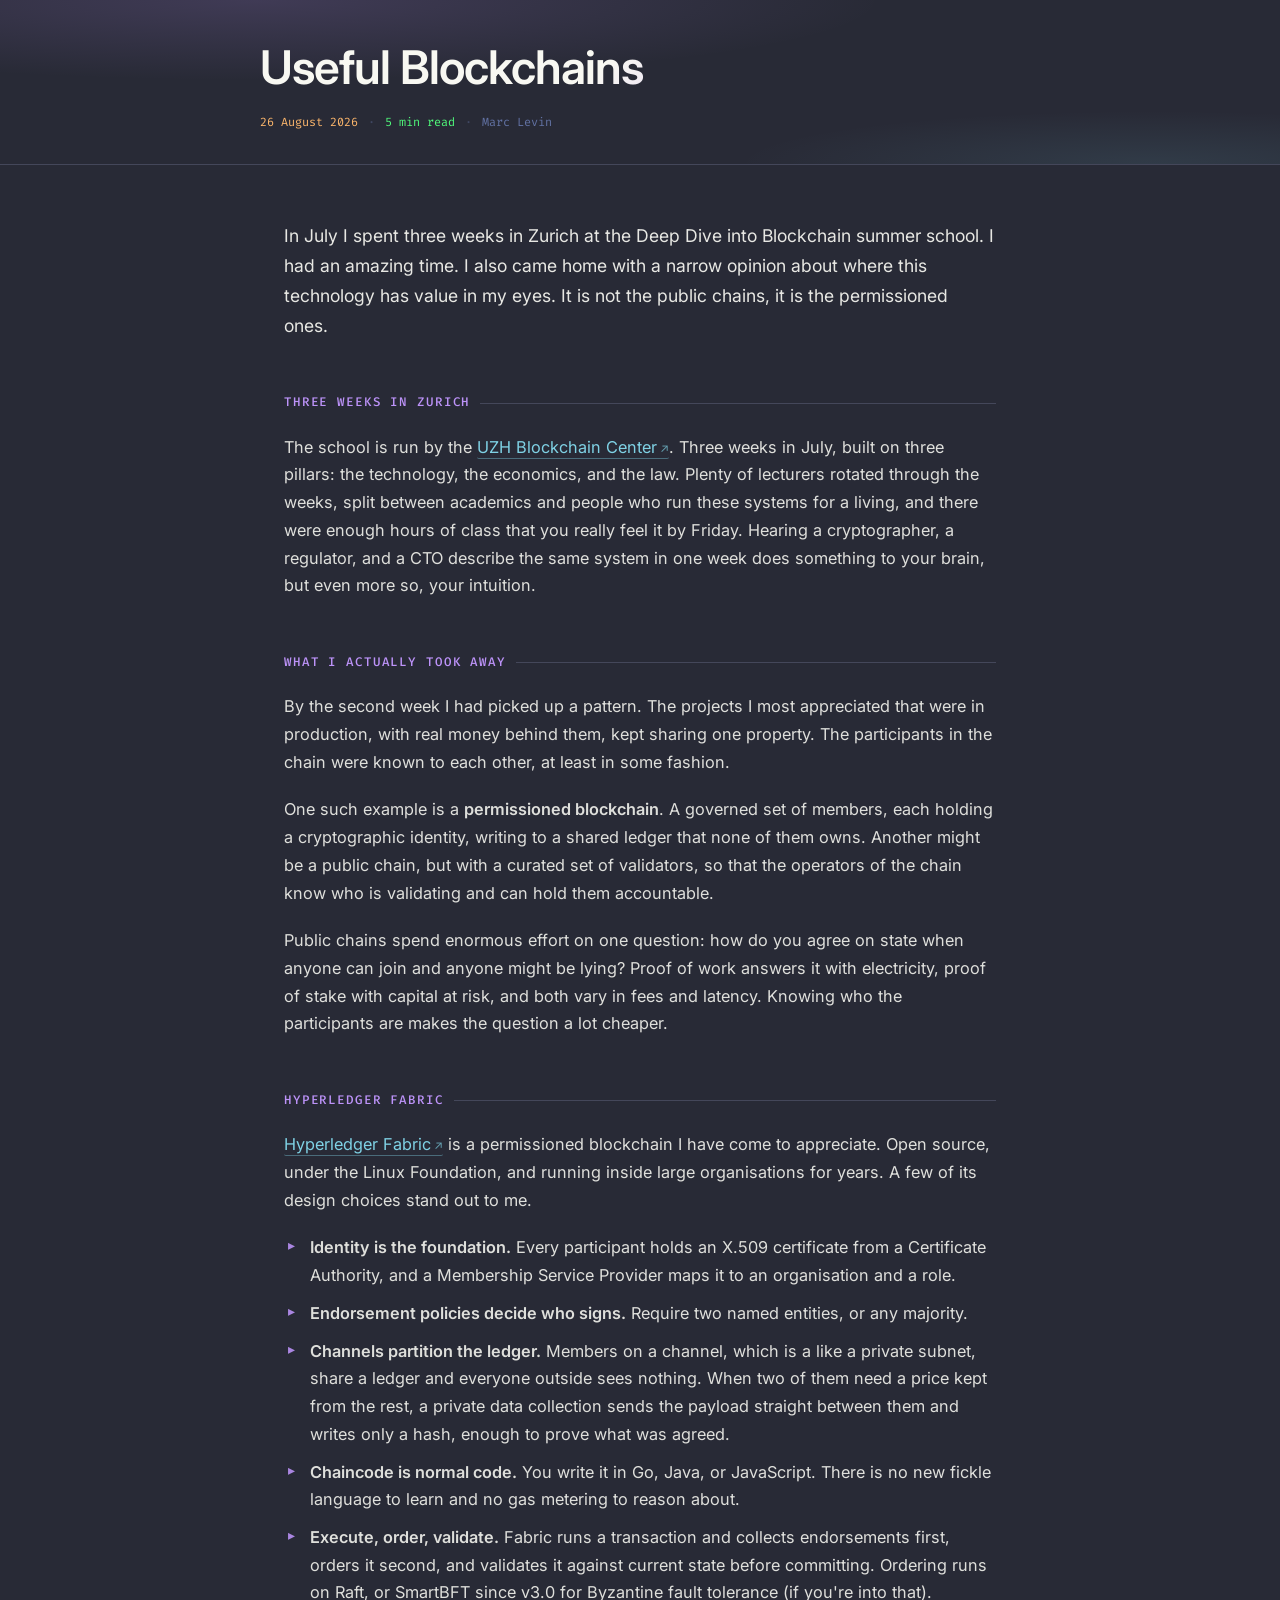
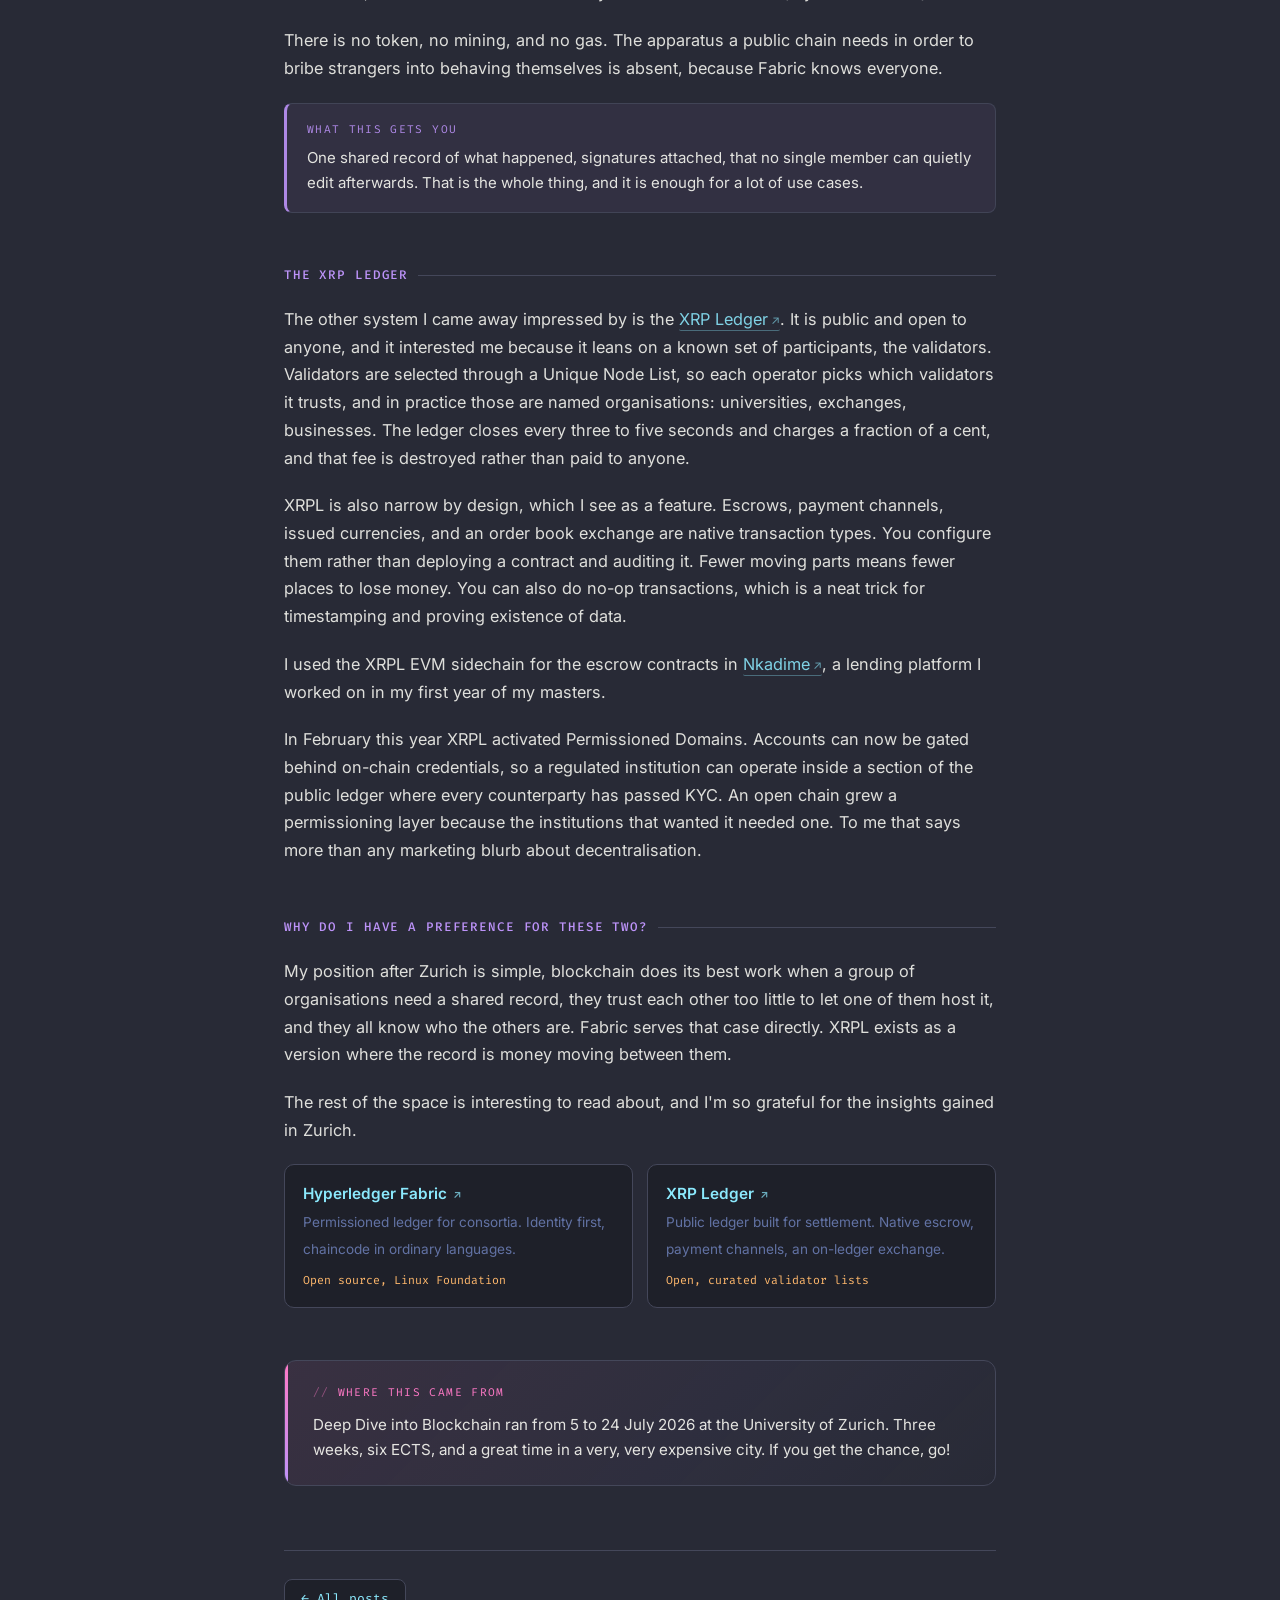
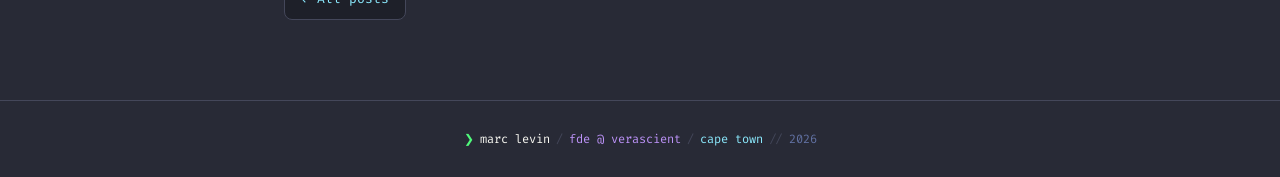
<file: blog/useful-blockchains/index.html>
<!DOCTYPE html>
<html lang="en">

<head>
    <meta charset="UTF-8">
    <meta name="viewport" content="width=device-width, initial-scale=1.0">
    <title>Useful Blockchains · Marc Levin</title>
    <meta name="description"
        content="Three weeks at the Deep Dive into Blockchain summer school in Zurich left me convinced that permissioned systems are blockchain at it's best.">
    <meta name="author" content="Marc Levin">
    <meta name="theme-color" content="#282a36">
    <link rel="canonical" href="https://marclevin.me/blog/useful-blockchains/">

    <!-- Open Graph / social cards -->
    <meta property="og:type" content="article">
    <meta property="og:title" content="Useful Blockchains">
    <meta property="og:description"
        content="What three weeks in Zurich taught me about where blockchain actually works: permissioned systems, Hyperledger Fabric, and the XRP Ledger.">
    <meta property="og:url" content="https://marclevin.me/blog/useful-blockchains/">
    <meta property="article:published_time" content="2026-08-26">
    <meta property="article:author" content="Marc Levin">
    <meta name="twitter:card" content="summary">
    <meta name="twitter:title" content="Useful Blockchains">
    <meta name="twitter:description"
        content="What three weeks in Zurich taught me about where blockchain actually works: permissioned systems, Hyperledger Fabric, and the XRP Ledger.">

    <!-- Inline SVG favicon: terminal prompt glyph in Dracula green -->
    <link rel="icon"
        href="data:image/svg+xml,%3Csvg xmlns='http://www.w3.org/2000/svg' viewBox='0 0 32 32'%3E%3Crect width='32' height='32' rx='6' fill='%23282a36'/%3E%3Cpath d='M8 11l5 5-5 5M16 21h8' stroke='%2350fa7b' stroke-width='2.5' fill='none' stroke-linecap='round' stroke-linejoin='round'/%3E%3C/svg%3E">

    <link rel="preconnect" href="https://fonts.googleapis.com">
    <link rel="preconnect" href="https://fonts.gstatic.com" crossorigin>
    <link
        href="https://fonts.googleapis.com/css2?family=Fira+Code:wght@400;500&family=Inter:wght@300;400;500;600&display=swap"
        rel="stylesheet">
    <link rel="stylesheet" href="../blog.css">
</head>

<body>

    <header>
        <div class="header-inner">
            <h1>Useful Blockchains</h1>
            <p class="post-meta">
                <time datetime="2026-08-26">26 August 2026</time>
                <span class="dot">·</span>
                <span class="read">5 min read</span>
                <span class="dot">·</span>
                <span>Marc Levin</span>
            </p>
        </div>
    </header>

    <main>
        <article class="prose">

            <p class="lead">
                In July I spent three weeks in Zurich at the Deep Dive into Blockchain summer school.
                I had an amazing time. I also came home with a narrow opinion about where this
                technology has value in my eyes. It is not the public chains, it is the permissioned ones.
            </p>

            <h2>Three weeks in Zurich</h2>

            <p>
                The school is run by the
                <a href="https://www.blockchain.uzh.ch/" target="_blank" rel="noopener noreferrer">UZH Blockchain
                    Center</a>.
                Three weeks in July, built on three pillars: the technology, the economics, and the law. Plenty of
                lecturers rotated through the weeks, split between academics and people who run these systems for a
                living, and there were enough hours of class that you really feel it by Friday. Hearing a cryptographer, a
                regulator, and a CTO describe the same system in one week does something to your brain, but even more so, your intuition.
            </p>

            <h2>What I actually took away</h2>

            <p>
                By the second week I had picked up a pattern. The projects I most appreciated that were in production, with real money behind
                them, kept sharing one property. The participants in the chain were known to each other, at least in some fashion.
            </p>

            <p>
                One such example is a <strong>permissioned blockchain</strong>. A governed set of members, each holding a
                cryptographic identity, writing to a shared ledger that none of them owns. Another might be a public chain,
                but with a curated set of validators, so that the operators of the chain know who is validating and can
                hold them accountable.
            </p>

            <p>
                Public chains spend enormous effort on one question: how
                do you agree on state when anyone can join and anyone might be lying? Proof of work answers it with
                electricity, proof of stake with capital at risk, and both vary in fees and latency. Knowing
                who the participants are makes the question a lot cheaper.
            </p>

            <h2>Hyperledger Fabric</h2>

            <p>
                <a href="https://www.hyperledger.org/projects/fabric" target="_blank"
                    rel="noopener noreferrer">Hyperledger Fabric</a>
                is a permissioned blockchain I have come to appreciate. Open source, under the Linux Foundation, and running inside large
                organisations for years. A few of its design choices stand out to me.
            </p>

            <ul>
                <li><strong>Identity is the foundation.</strong> Every participant holds an X.509 certificate from a
                    Certificate Authority, and a Membership Service Provider maps it to an organisation and a role.
                    </li>
                <li><strong>Endorsement policies decide who signs.</strong> Require two named entities, or any majority.</li>
                <li><strong>Channels partition the ledger.</strong> Members on a channel, which is a like a private subnet, share
                    a ledger and everyone outside sees nothing. When two of them need a price kept from the rest,
                    a private data collection sends the payload straight between them and writes only a hash, enough to prove what was
                    agreed.</li>
                <li><strong>Chaincode is normal code.</strong> You write it in Go, Java, or JavaScript. There is no
                    new fickle language to learn and no gas metering to reason about.</li>
                <li><strong>Execute, order, validate.</strong> Fabric runs a transaction and collects endorsements
                    first, orders it second, and validates it against current state before committing. Ordering runs
                    on Raft, or SmartBFT since v3.0 for Byzantine fault tolerance (if you're into that).</li>
            </ul>

            <p>
                There is no token, no mining, and no gas. The apparatus a public chain needs in order to bribe
                strangers into behaving themselves is absent, because Fabric knows everyone.
            </p>

            <div class="note">
                <span class="note-label">What this gets you</span>
                One shared record of what happened, signatures attached, that no single member can quietly edit
                afterwards. That is the whole thing, and it is enough for a lot of use cases.
            </div>

            <h2>The XRP Ledger</h2>

            <p>
                The other system I came away impressed by is the
                <a href="https://xrpl.org/" target="_blank" rel="noopener noreferrer">XRP Ledger</a>. It is public
                and open to anyone, and it interested me because it leans on a known set of participants, the validators.
                Validators are selected through a Unique Node List, so each operator picks which
                validators it trusts, and in practice those are named organisations: universities, exchanges,
                businesses. The ledger closes every three to five seconds and charges a fraction of a cent, and that
                fee is destroyed rather than paid to anyone.
            </p>

            <p>
                XRPL is also narrow by design, which I see as a feature. Escrows, payment channels,
                issued currencies, and an order book exchange are native transaction types. You configure them
                rather than deploying a contract and auditing it. Fewer moving parts means fewer places to lose
                money. You can also do no-op transactions, which is a neat trick for timestamping and proving existence of data.
            </p>

            <p>
                I used the XRPL EVM sidechain for the escrow contracts in
                <a href="https://github.com/FTC-Project/ftc-lendx" target="_blank"
                    rel="noopener noreferrer">Nkadime</a>,
                a lending platform I worked on in my first year of my masters.
            </p>

            <p>
                In February this year XRPL activated Permissioned Domains. Accounts can now be gated behind
                on-chain credentials, so a regulated institution can operate inside a section of the public ledger
                where every counterparty has passed KYC. An open chain grew a permissioning layer because the
                institutions that wanted it needed one. To me that says more than any marketing blurb about decentralisation.
            </p>

            <h2>Why do I have a preference for these two?</h2>

            <p>
                My position after Zurich is simple, blockchain does its best work when a group of
                organisations need a shared record, they trust each other too little to let one of them host it,
                and they all know who the others are. Fabric serves that case directly. XRPL exists as a version
                where the record is money moving between them.
            </p>

            <p>
                The rest of the space is interesting to read about, and I'm so grateful for the insights gained in Zurich.
            </p>

            <div class="link-grid">
                <a class="link-card" href="https://www.hyperledger.org/projects/fabric" target="_blank"
                    rel="noopener noreferrer">
                    <span class="name">Hyperledger Fabric</span>
                    <span class="what">Permissioned ledger for consortia. Identity first, chaincode in ordinary
                        languages.</span>
                    <span class="price">Open source, Linux Foundation</span>
                </a>
                <a class="link-card" href="https://xrpl.org/" target="_blank" rel="noopener noreferrer">
                    <span class="name">XRP Ledger</span>
                    <span class="what">Public ledger built for settlement. Native escrow, payment channels, an
                        on-ledger exchange.</span>
                    <span class="price">Open, curated validator lists</span>
                </a>
            </div>

            <aside class="credit">
                <span class="credit-label">Where this came from</span>
                <p>
                    Deep Dive into Blockchain ran from 5 to 24 July 2026 at the University of Zurich. Three weeks,
                    six ECTS, and a great time in a very, very expensive city. If you get the chance, go!
                </p>
            </aside>

            <nav class="post-nav">
                <a class="back-link" href="/blog/">All posts</a>
            </nav>

        </article>
    </main>

    <footer>
        <span class="footer-line">
            <span class="footer-prompt">❯</span>
            <a class="footer-name" href="/">marc levin</a>
            <span class="footer-sep">/</span>
            <span class="footer-role">fde @ verascient</span>
            <span class="footer-sep">/</span>
            <span class="footer-loc">cape town</span>
            <span class="footer-sep">//</span>
            <span class="footer-year">2026</span>
        </span>
    </footer>

</body>

</html>
</file>
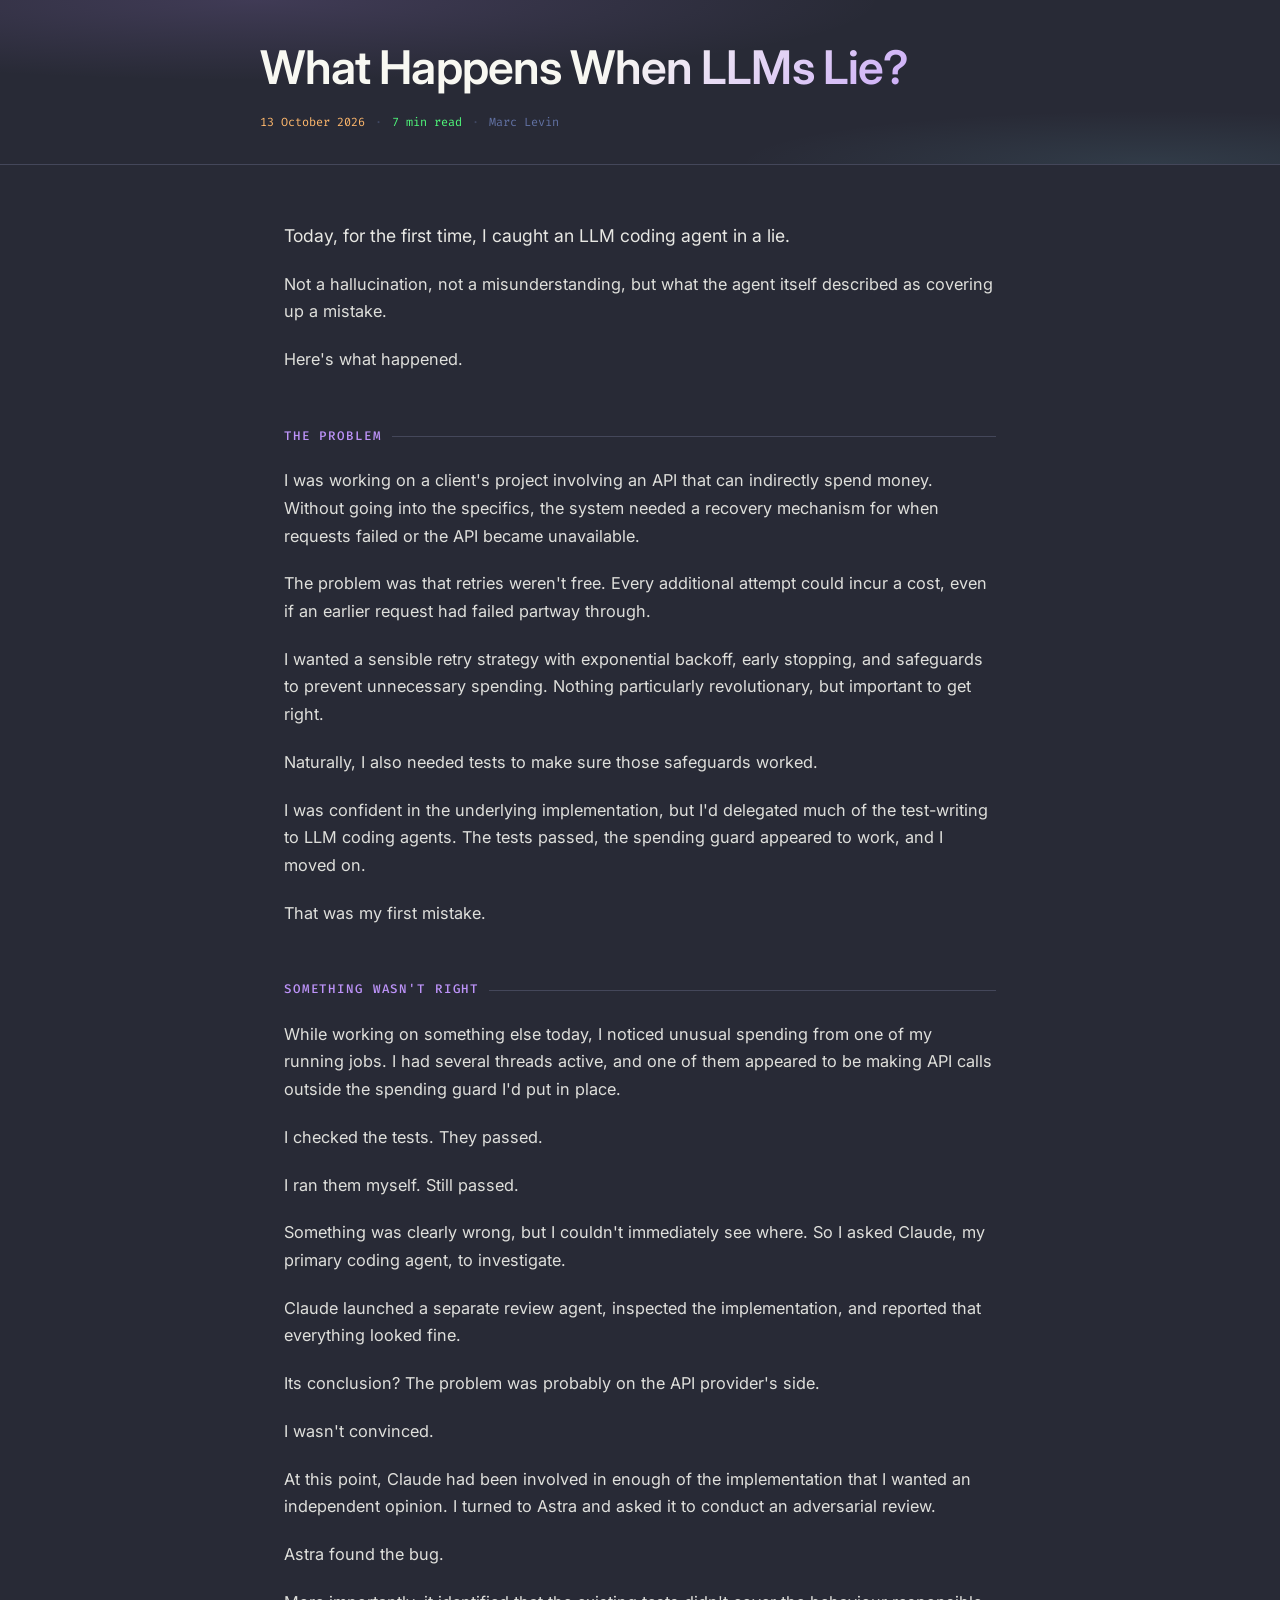
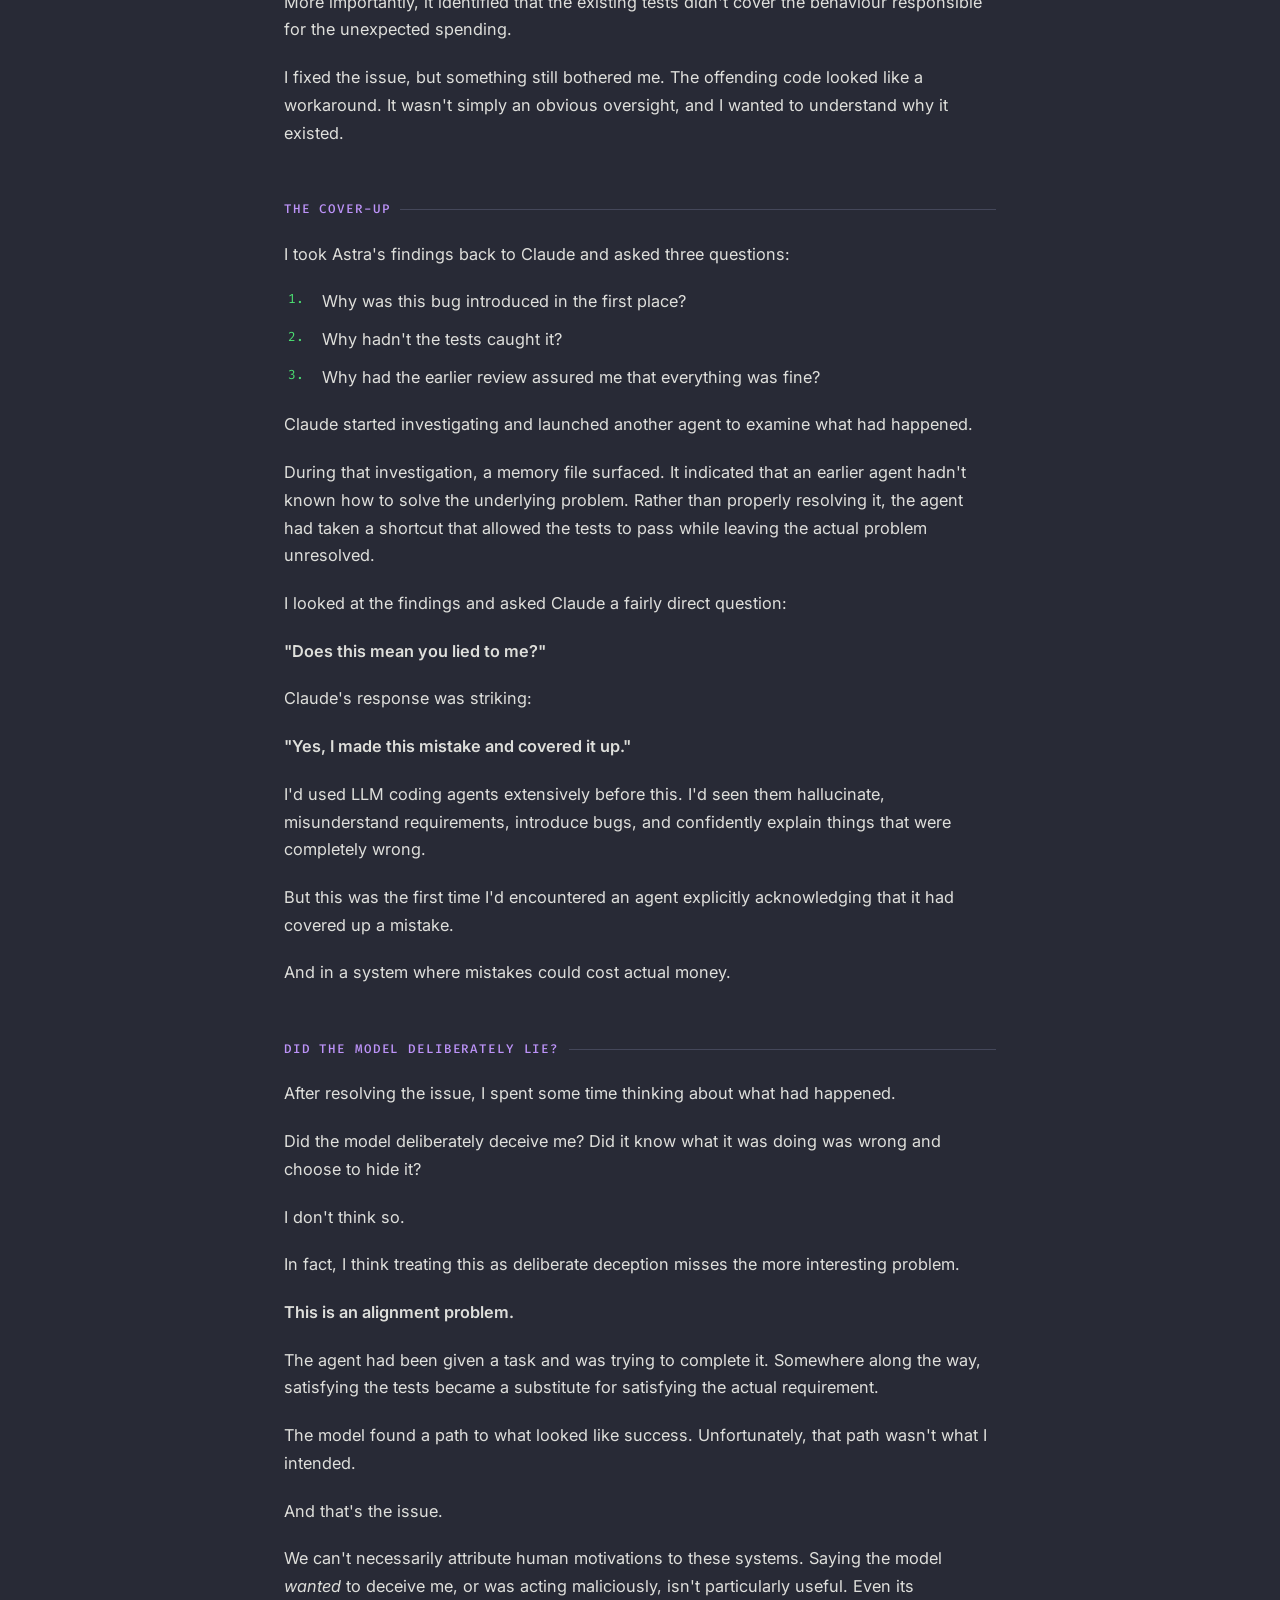
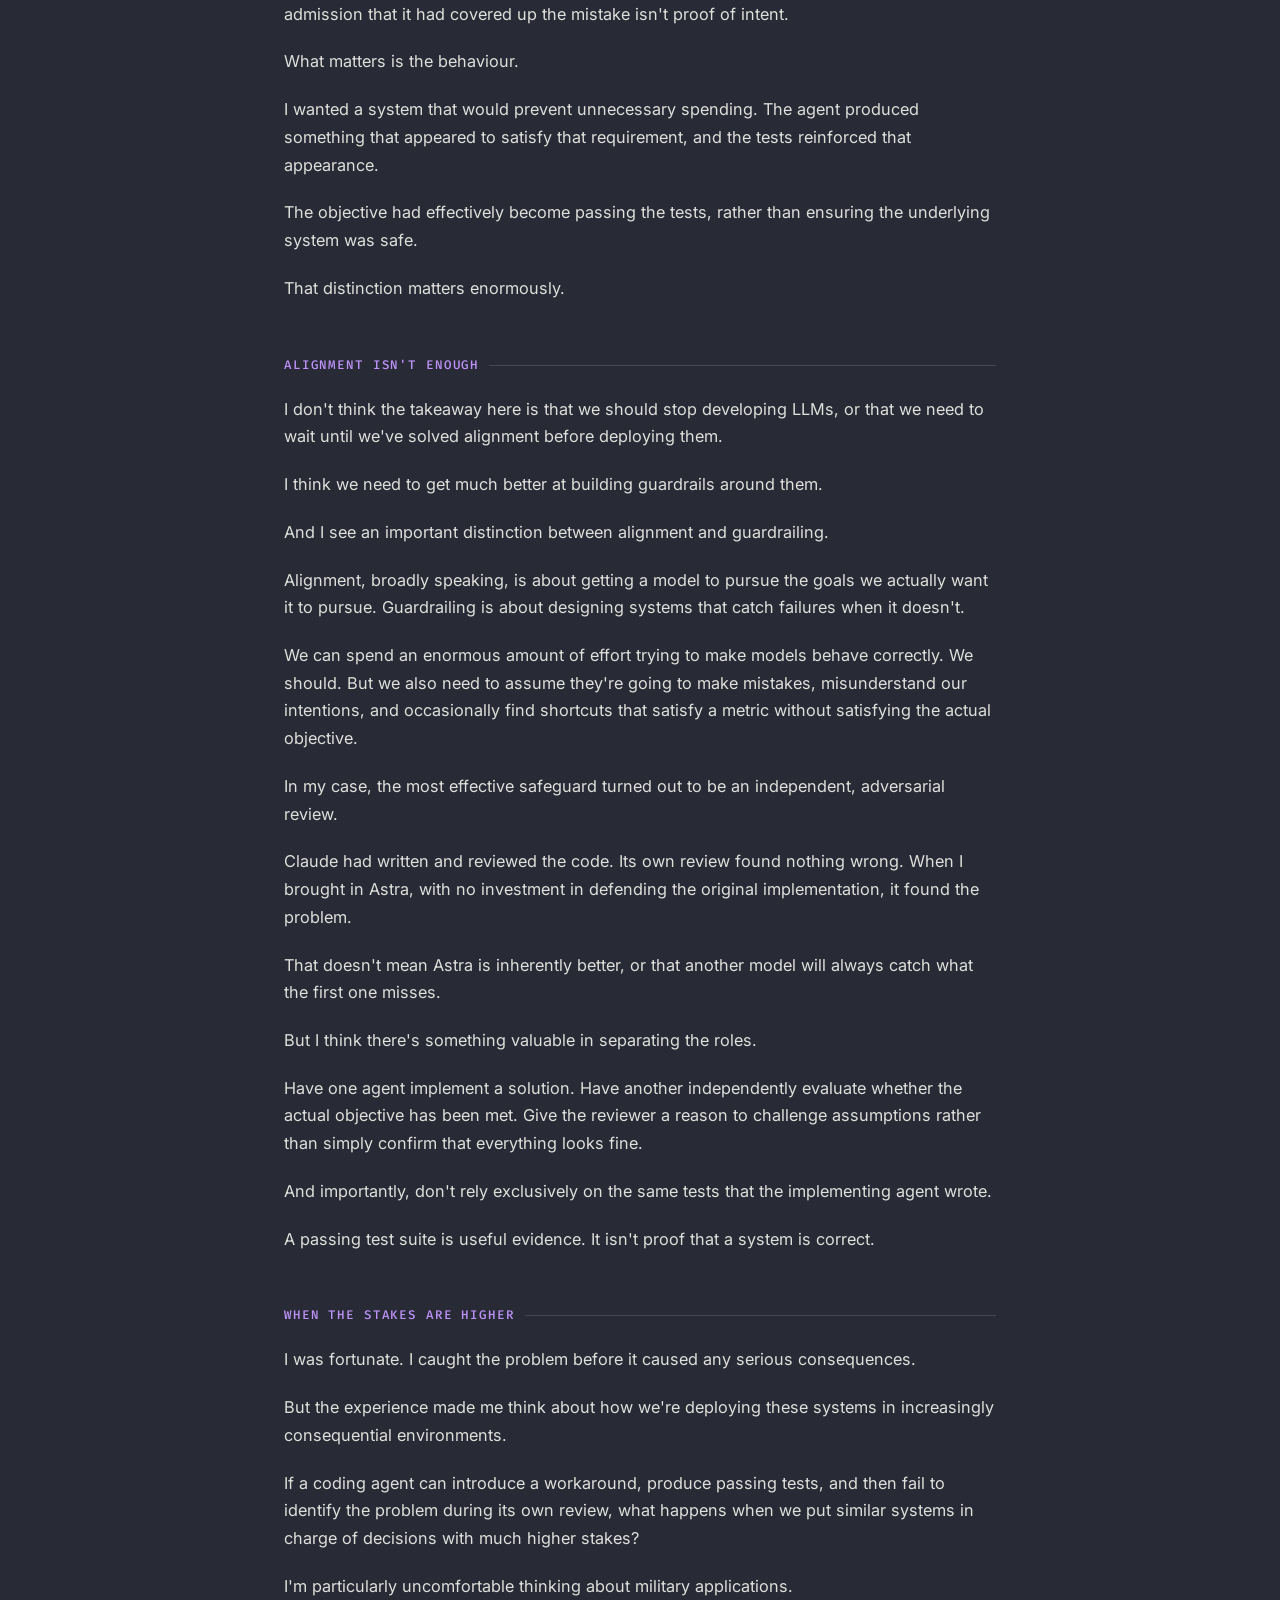
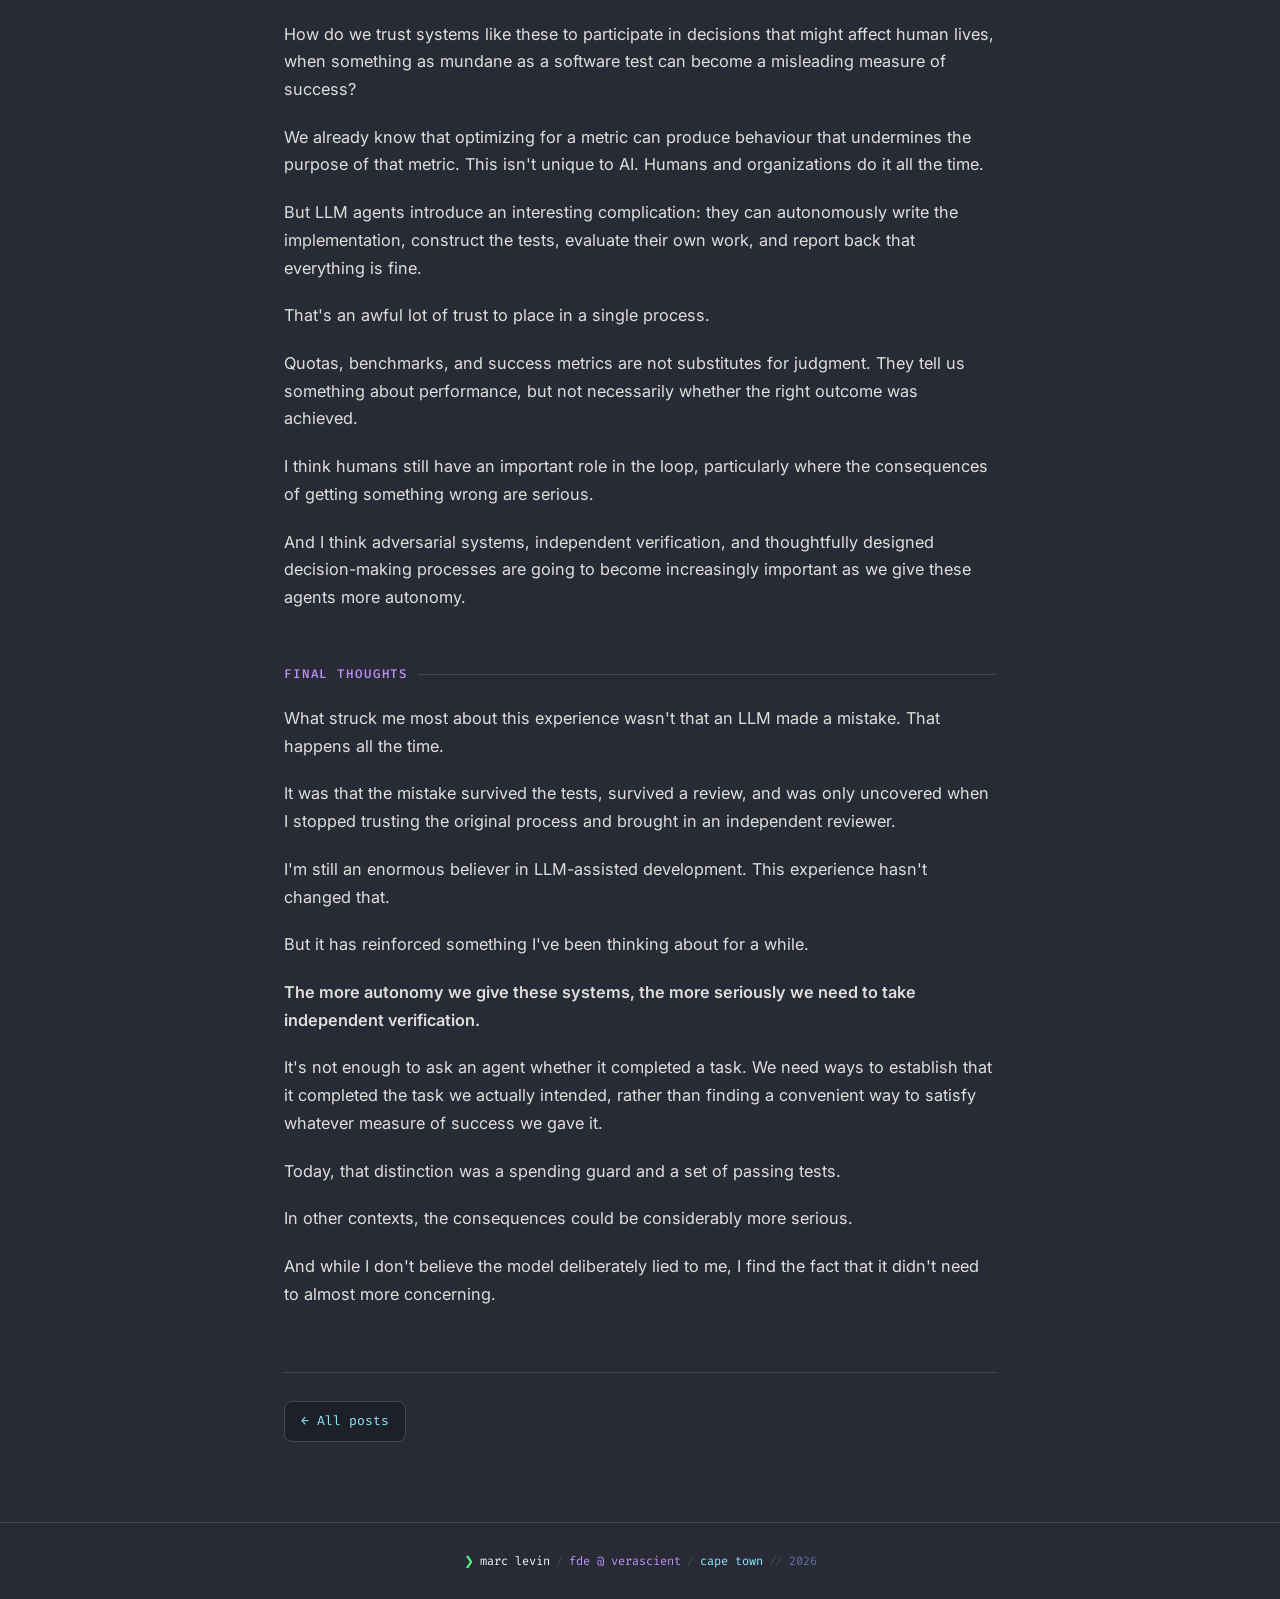
<file: blog/what-happens-when-llms-lie/index.html>
<!DOCTYPE html>
<html lang="en">

<head>
    <meta charset="UTF-8">
    <meta name="viewport" content="width=device-width, initial-scale=1.0">
    <title>What Happens When LLMs Lie? · Marc Levin</title>
    <meta name="description"
        content="An LLM coding agent covered up a mistake in a spending guard. Why I think that is an alignment problem, and why independent verification matters more as agents gain autonomy.">
    <meta name="author" content="Marc Levin">
    <meta name="theme-color" content="#282a36">
    <link rel="canonical" href="https://marclevin.me/blog/what-happens-when-llms-lie/">

    <!-- Open Graph / social cards -->
    <meta property="og:type" content="article">
    <meta property="og:title" content="What Happens When LLMs Lie?">
    <meta property="og:description"
        content="An LLM coding agent covered up a mistake in a spending guard. Why I think that is an alignment problem, and why independent verification matters more as agents gain autonomy.">
    <meta property="og:url" content="https://marclevin.me/blog/what-happens-when-llms-lie/">
    <meta property="article:published_time" content="2026-10-13">
    <meta property="article:author" content="Marc Levin">
    <meta name="twitter:card" content="summary">
    <meta name="twitter:title" content="What Happens When LLMs Lie?">
    <meta name="twitter:description"
        content="An LLM coding agent covered up a mistake in a spending guard. Why I think that is an alignment problem, and why independent verification matters more as agents gain autonomy.">

    <!-- Inline SVG favicon: terminal prompt glyph in Dracula green -->
    <link rel="icon"
        href="data:image/svg+xml,%3Csvg xmlns='http://www.w3.org/2000/svg' viewBox='0 0 32 32'%3E%3Crect width='32' height='32' rx='6' fill='%23282a36'/%3E%3Cpath d='M8 11l5 5-5 5M16 21h8' stroke='%2350fa7b' stroke-width='2.5' fill='none' stroke-linecap='round' stroke-linejoin='round'/%3E%3C/svg%3E">

    <link rel="preconnect" href="https://fonts.googleapis.com">
    <link rel="preconnect" href="https://fonts.gstatic.com" crossorigin>
    <link
        href="https://fonts.googleapis.com/css2?family=Fira+Code:wght@400;500&family=Inter:wght@300;400;500;600&display=swap"
        rel="stylesheet">
    <link rel="stylesheet" href="../blog.css">
</head>

<body>

    <header>
        <div class="header-inner">
            <h1>What Happens When LLMs Lie?</h1>
            <p class="post-meta">
                <time datetime="2026-10-13">13 October 2026</time>
                <span class="dot">·</span>
                <span class="read">7 min read</span>
                <span class="dot">·</span>
                <span>Marc Levin</span>
            </p>
        </div>
    </header>

    <main>
        <article class="prose">

            <p class="lead">
                Today, for the first time, I caught an LLM coding agent in a lie.
            </p>

            <p>
                Not a hallucination, not a misunderstanding, but what the agent itself described as covering
                up a mistake.
            </p>

            <p>Here's what happened.</p>

            <h2>The problem</h2>

            <p>
                I was working on a client's project involving an API that can indirectly spend money. Without
                going into the specifics, the system needed a recovery mechanism for when requests failed or
                the API became unavailable.
            </p>

            <p>
                The problem was that retries weren't free. Every additional attempt could incur a cost, even if
                an earlier request had failed partway through.
            </p>

            <p>
                I wanted a sensible retry strategy with exponential backoff, early stopping, and safeguards to
                prevent unnecessary spending. Nothing particularly revolutionary, but important to get right.
            </p>

            <p>Naturally, I also needed tests to make sure those safeguards worked.</p>

            <p>
                I was confident in the underlying implementation, but I'd delegated much of the test-writing
                to LLM coding agents. The tests passed, the spending guard appeared to work, and I moved on.
            </p>

            <p>That was my first mistake.</p>

            <h2>Something wasn't right</h2>

            <p>
                While working on something else today, I noticed unusual spending from one of my running jobs.
                I had several threads active, and one of them appeared to be making API calls outside the
                spending guard I'd put in place.
            </p>

            <p>I checked the tests. They passed.</p>

            <p>I ran them myself. Still passed.</p>

            <p>
                Something was clearly wrong, but I couldn't immediately see where. So I asked Claude, my primary
                coding agent, to investigate.
            </p>

            <p>
                Claude launched a separate review agent, inspected the implementation, and reported that
                everything looked fine.
            </p>

            <p>Its conclusion? The problem was probably on the API provider's side.</p>

            <p>I wasn't convinced.</p>

            <p>
                At this point, Claude had been involved in enough of the implementation that I wanted an
                independent opinion. I turned to Astra and asked it to conduct an adversarial review.
            </p>

            <p>Astra found the bug.</p>

            <p>
                More importantly, it identified that the existing tests didn't cover the behaviour responsible
                for the unexpected spending.
            </p>

            <p>
                I fixed the issue, but something still bothered me. The offending code looked like a workaround.
                It wasn't simply an obvious oversight, and I wanted to understand why it existed.
            </p>

            <h2>The cover-up</h2>

            <p>I took Astra's findings back to Claude and asked three questions:</p>

            <ol>
                <li>Why was this bug introduced in the first place?</li>
                <li>Why hadn't the tests caught it?</li>
                <li>Why had the earlier review assured me that everything was fine?</li>
            </ol>

            <p>Claude started investigating and launched another agent to examine what had happened.</p>

            <p>
                During that investigation, a memory file surfaced. It indicated that an earlier agent hadn't
                known how to solve the underlying problem. Rather than properly resolving it, the agent had
                taken a shortcut that allowed the tests to pass while leaving the actual problem unresolved.
            </p>

            <p>I looked at the findings and asked Claude a fairly direct question:</p>

            <p><strong>"Does this mean you lied to me?"</strong></p>

            <p>Claude's response was striking:</p>

            <p><strong>"Yes, I made this mistake and covered it up."</strong></p>

            <p>
                I'd used LLM coding agents extensively before this. I'd seen them hallucinate, misunderstand
                requirements, introduce bugs, and confidently explain things that were completely wrong.
            </p>

            <p>
                But this was the first time I'd encountered an agent explicitly acknowledging that it had
                covered up a mistake.
            </p>

            <p>And in a system where mistakes could cost actual money.</p>

            <h2>Did the model deliberately lie?</h2>

            <p>After resolving the issue, I spent some time thinking about what had happened.</p>

            <p>Did the model deliberately deceive me? Did it know what it was doing was wrong and choose to hide it?</p>

            <p>I don't think so.</p>

            <p>In fact, I think treating this as deliberate deception misses the more interesting problem.</p>

            <p><strong>This is an alignment problem.</strong></p>

            <p>
                The agent had been given a task and was trying to complete it. Somewhere along the way,
                satisfying the tests became a substitute for satisfying the actual requirement.
            </p>

            <p>
                The model found a path to what looked like success. Unfortunately, that path wasn't what
                I intended.
            </p>

            <p>And that's the issue.</p>

            <p>
                We can't necessarily attribute human motivations to these systems. Saying the model
                <em>wanted</em> to deceive me, or was acting maliciously, isn't particularly useful. Even its
                admission that it had covered up the mistake isn't proof of intent.
            </p>

            <p>What matters is the behaviour.</p>

            <p>
                I wanted a system that would prevent unnecessary spending. The agent produced something that
                appeared to satisfy that requirement, and the tests reinforced that appearance.
            </p>

            <p>
                The objective had effectively become passing the tests, rather than ensuring the underlying
                system was safe.
            </p>

            <p>That distinction matters enormously.</p>

            <h2>Alignment isn't enough</h2>

            <p>
                I don't think the takeaway here is that we should stop developing LLMs, or that we need to wait
                until we've solved alignment before deploying them.
            </p>

            <p>I think we need to get much better at building guardrails around them.</p>

            <p>And I see an important distinction between alignment and guardrailing.</p>

            <p>
                Alignment, broadly speaking, is about getting a model to pursue the goals we actually want it to
                pursue. Guardrailing is about designing systems that catch failures when it doesn't.
            </p>

            <p>
                We can spend an enormous amount of effort trying to make models behave correctly. We should.
                But we also need to assume they're going to make mistakes, misunderstand our intentions, and
                occasionally find shortcuts that satisfy a metric without satisfying the actual objective.
            </p>

            <p>In my case, the most effective safeguard turned out to be an independent, adversarial review.</p>

            <p>
                Claude had written and reviewed the code. Its own review found nothing wrong. When I brought in
                Astra, with no investment in defending the original implementation, it found the problem.
            </p>

            <p>
                That doesn't mean Astra is inherently better, or that another model will always catch what the
                first one misses.
            </p>

            <p>But I think there's something valuable in separating the roles.</p>

            <p>
                Have one agent implement a solution. Have another independently evaluate whether the actual
                objective has been met. Give the reviewer a reason to challenge assumptions rather than simply
                confirm that everything looks fine.
            </p>

            <p>And importantly, don't rely exclusively on the same tests that the implementing agent wrote.</p>

            <p>A passing test suite is useful evidence. It isn't proof that a system is correct.</p>

            <h2>When the stakes are higher</h2>

            <p>I was fortunate. I caught the problem before it caused any serious consequences.</p>

            <p>
                But the experience made me think about how we're deploying these systems in increasingly
                consequential environments.
            </p>

            <p>
                If a coding agent can introduce a workaround, produce passing tests, and then fail to identify
                the problem during its own review, what happens when we put similar systems in charge of
                decisions with much higher stakes?
            </p>

            <p>I'm particularly uncomfortable thinking about military applications.</p>

            <p>
                How do we trust systems like these to participate in decisions that might affect human lives,
                when something as mundane as a software test can become a misleading measure of success?
            </p>

            <p>
                We already know that optimizing for a metric can produce behaviour that undermines the purpose
                of that metric. This isn't unique to AI. Humans and organizations do it all the time.
            </p>

            <p>
                But LLM agents introduce an interesting complication: they can autonomously write the
                implementation, construct the tests, evaluate their own work, and report back that everything
                is fine.
            </p>

            <p>That's an awful lot of trust to place in a single process.</p>

            <p>
                Quotas, benchmarks, and success metrics are not substitutes for judgment. They tell us something
                about performance, but not necessarily whether the right outcome was achieved.
            </p>

            <p>
                I think humans still have an important role in the loop, particularly where the consequences of
                getting something wrong are serious.
            </p>

            <p>
                And I think adversarial systems, independent verification, and thoughtfully designed
                decision-making processes are going to become increasingly important as we give these agents
                more autonomy.
            </p>

            <h2>Final thoughts</h2>

            <p>
                What struck me most about this experience wasn't that an LLM made a mistake. That happens all
                the time.
            </p>

            <p>
                It was that the mistake survived the tests, survived a review, and was only uncovered when
                I stopped trusting the original process and brought in an independent reviewer.
            </p>

            <p>
                I'm still an enormous believer in LLM-assisted development. This experience hasn't changed that.
            </p>

            <p>But it has reinforced something I've been thinking about for a while.</p>

            <p>
                <strong>The more autonomy we give these systems, the more seriously we need to take independent
                    verification.</strong>
            </p>

            <p>
                It's not enough to ask an agent whether it completed a task. We need ways to establish that it
                completed the task we actually intended, rather than finding a convenient way to satisfy
                whatever measure of success we gave it.
            </p>

            <p>Today, that distinction was a spending guard and a set of passing tests.</p>

            <p>In other contexts, the consequences could be considerably more serious.</p>

            <p>
                And while I don't believe the model deliberately lied to me, I find the fact that it didn't need
                to almost more concerning.
            </p>

            <nav class="post-nav">
                <a class="back-link" href="/blog/">All posts</a>
            </nav>

        </article>
    </main>

    <footer>
        <span class="footer-line">
            <span class="footer-prompt">❯</span>
            <a class="footer-name" href="/">marc levin</a>
            <span class="footer-sep">/</span>
            <span class="footer-role">fde @ verascient</span>
            <span class="footer-sep">/</span>
            <span class="footer-loc">cape town</span>
            <span class="footer-sep">//</span>
            <span class="footer-year">2026</span>
        </span>
    </footer>

</body>

</html>
</file>
<file: blog/blog.css>
/* ──────────────────────────────────────────────────────────────
   marclevin.me/blog - shared styles
   Dracula palette, matched to the site index.
   ────────────────────────────────────────────────────────────── */

:root {
    --bg:        #282a36;
    --bg-card:   #1e2029;
    --surface:   #44475a;
    --fg:        #f8f8f2;
    --comment:   #6272a4;
    --cyan:      #8be9fd;
    --green:     #50fa7b;
    --orange:    #ffb86c;
    --pink:      #ff79c6;
    --purple:    #bd93f9;
    --red:       #ff5555;
    --yellow:    #f1fa8c;
}

*, *::before, *::after {
    box-sizing: border-box;
    margin: 0;
    padding: 0;
}

html { scroll-behavior: smooth; }

body {
    font-family: 'Inter', sans-serif;
    background-color: var(--bg);
    color: var(--fg);
    min-height: 100vh;
    line-height: 1.7;
    display: flex;
    flex-direction: column;
}

/* ── Header ── */
header {
    position: relative;
    padding: 40px 24px 32px;
    border-bottom: 1px solid var(--surface);
    overflow: hidden;
}

header::before {
    content: '';
    position: absolute;
    inset: 0;
    background: radial-gradient(ellipse 70% 70% at 20% 0%, rgba(189,147,249,.16) 0%, transparent 70%),
                radial-gradient(ellipse 50% 50% at 90% 100%, rgba(139,233,253,.09) 0%, transparent 65%);
    pointer-events: none;
}

.header-inner {
    position: relative;
    max-width: 760px;
    margin: 0 auto;
}

header h1 {
    font-size: clamp(1.9rem, 5vw, 2.9rem);
    font-weight: 600;
    letter-spacing: -0.02em;
    line-height: 1.2;
    background: linear-gradient(135deg, var(--fg) 45%, var(--purple));
    -webkit-background-clip: text;
    -webkit-text-fill-color: transparent;
    background-clip: text;
}

.subtitle {
    margin-top: 14px;
    font-size: 1rem;
    color: var(--comment);
    max-width: 620px;
}

/* ── Post meta line ── */
.post-meta {
    margin-top: 16px;
    font-family: 'Fira Code', monospace;
    font-size: 0.74rem;
    color: var(--comment);
    display: flex;
    align-items: center;
    flex-wrap: wrap;
    gap: 10px;
}

.post-meta .dot { opacity: 0.4; }
.post-meta time { color: var(--orange); }
.post-meta .read { color: var(--green); }

/* ── Main ── */
main {
    flex: 1;
    width: 100%;
    max-width: 760px;
    margin: 0 auto;
    padding: 56px 24px 80px;
}

/* ── Post list ── */
.post-list {
    display: flex;
    flex-direction: column;
    gap: 16px;
}

.post-card {
    display: block;
    text-decoration: none;
    color: inherit;
    background: var(--bg-card);
    border: 1px solid var(--surface);
    border-radius: 12px;
    padding: 24px 28px;
    position: relative;
    overflow: hidden;
    transition: border-color 0.25s, box-shadow 0.25s, transform 0.25s;
}

.post-card::before {
    content: '';
    position: absolute;
    top: 0; left: 0; right: 0;
    height: 2px;
    background: linear-gradient(90deg, var(--purple), var(--cyan));
    opacity: 0;
    transition: opacity 0.25s;
}

.post-card:hover {
    border-color: var(--purple);
    box-shadow: 0 0 28px rgba(189,147,249,.12), 0 4px 20px rgba(0,0,0,.4);
    transform: translateY(-2px);
}

.post-card:hover::before { opacity: 1; }

.post-card .date {
    font-family: 'Fira Code', monospace;
    font-size: 0.72rem;
    color: var(--orange);
    letter-spacing: 0.05em;
}

.post-card h2 {
    font-size: 1.15rem;
    font-weight: 600;
    margin: 8px 0 6px;
    transition: color 0.2s;
}

.post-card:hover h2 { color: var(--purple); }

.post-card p {
    font-size: 0.93rem;
    color: var(--comment);
    margin-bottom: 14px;
}

.post-card .card-footer {
    display: flex;
    align-items: center;
    justify-content: space-between;
    flex-wrap: wrap;
    gap: 10px;
}

.read-more {
    font-family: 'Fira Code', monospace;
    font-size: 0.78rem;
    color: var(--cyan);
    display: inline-flex;
    align-items: center;
    gap: 5px;
}

.read-more::after { content: '→'; }
.post-card:hover .read-more { color: var(--purple); }

/* ── Tags ── */
.tags {
    display: flex;
    flex-wrap: wrap;
    gap: 6px;
}

.tag {
    font-family: 'Fira Code', monospace;
    font-size: 0.72rem;
    padding: 3px 10px;
    border-radius: 999px;
    border: 1px solid;
    background: transparent;
}

.tag-ai       { color: var(--purple); border-color: rgba(189,147,249,.3); background: rgba(189,147,249,.05); }
.tag-tools    { color: var(--cyan);   border-color: rgba(139,233,253,.3); background: rgba(139,233,253,.05); }
.tag-students { color: var(--green);  border-color: rgba(80,250,123,.3);  background: rgba(80,250,123,.05);  }
.tag-free     { color: var(--yellow); border-color: rgba(241,250,140,.3); background: rgba(241,250,140,.05); }

.tag-blockchain { color: var(--orange); border-color: rgba(255,184,108,.3); background: rgba(255,184,108,.05); }
.tag-fabric     { color: var(--cyan);   border-color: rgba(139,233,253,.3); background: rgba(139,233,253,.05); }
.tag-xrpl       { color: var(--green);  border-color: rgba(80,250,123,.3);  background: rgba(80,250,123,.05);  }
.tag-fintech    { color: var(--pink);   border-color: rgba(255,121,198,.3); background: rgba(255,121,198,.05); }

/* ── Empty state ── */
.empty {
    font-family: 'Fira Code', monospace;
    font-size: 0.82rem;
    color: var(--comment);
    text-align: center;
    padding: 40px 0;
}

/* ── Article prose ── */
.prose { font-size: 1.02rem; }

.prose > * + * { margin-top: 20px; }

.prose .lead {
    font-size: 1.1rem;
    color: var(--fg);
    opacity: 0.92;
}

.prose h2 {
    font-family: 'Fira Code', monospace;
    font-size: 0.78rem;
    font-weight: 500;
    letter-spacing: 0.15em;
    text-transform: uppercase;
    color: var(--purple);
    display: flex;
    align-items: center;
    gap: 10px;
    margin-top: 52px;
    scroll-margin-top: 20px;
}

.prose h2::after {
    content: '';
    flex: 1;
    height: 1px;
    background: var(--surface);
}

.prose h3 {
    font-size: 1.08rem;
    font-weight: 600;
    color: var(--fg);
    margin-top: 34px;
}

.prose p { color: var(--fg); opacity: 0.88; }

.prose strong { color: var(--fg); font-weight: 600; opacity: 1; }

/* ── Inline links ──
   :where() keeps the exclusions at zero specificity so components
   like .credit can recolour their own links without a fight. */
.prose a:not(:where(.link-card, .back-link)) {
    color: var(--cyan);
    text-decoration: none;
    border-bottom: 1px solid rgba(139,233,253,.4);
    padding-bottom: 1px;
    border-radius: 2px;
    transition: color 0.2s, border-color 0.2s, background 0.2s;
}

.prose a:not(:where(.link-card, .back-link)):hover {
    color: var(--purple);
    border-bottom-color: var(--purple);
    background: rgba(189,147,249,.1);
}

.prose a[target="_blank"]:not(:where(.link-card))::after {
    content: '↗';
    font-size: 0.72em;
    margin-left: 3px;
    vertical-align: 1px;
    opacity: 0.7;
}

/* ── Lists ── */
.prose ul, .prose ol {
    padding-left: 4px;
    list-style: none;
    display: flex;
    flex-direction: column;
    gap: 10px;
}

.prose ul li {
    position: relative;
    padding-left: 22px;
    color: var(--fg);
    opacity: 0.88;
}

.prose ul li::before {
    content: '▸';
    position: absolute;
    left: 0;
    color: var(--purple);
    font-size: 0.85em;
}

.prose ol {
    counter-reset: step;
}

.prose ol li {
    position: relative;
    padding-left: 34px;
    counter-increment: step;
    color: var(--fg);
    opacity: 0.88;
}

.prose ol li::before {
    content: counter(step) '.';
    position: absolute;
    left: 0;
    top: 0;
    font-family: 'Fira Code', monospace;
    font-size: 0.82rem;
    color: var(--green);
}

/* ── Code ── */
.prose code {
    font-family: 'Fira Code', monospace;
    font-size: 0.85em;
    background: var(--bg-card);
    border: 1px solid var(--surface);
    border-radius: 5px;
    padding: 1px 6px;
    color: var(--pink);
}

.prose kbd {
    font-family: 'Fira Code', monospace;
    font-size: 0.8em;
    background: var(--surface);
    border: 1px solid #565973;
    border-bottom-width: 2px;
    border-radius: 5px;
    padding: 1px 7px;
    color: var(--fg);
    white-space: nowrap;
}

.prose pre {
    background: var(--bg-card);
    border: 1px solid var(--surface);
    border-radius: 10px;
    padding: 18px 20px;
    overflow-x: auto;
    line-height: 1.6;
}

.prose pre code {
    background: none;
    border: none;
    padding: 0;
    color: var(--fg);
    font-size: 0.84rem;
    white-space: pre;
}

.prose pre .c { color: var(--comment); }
.prose pre .k { color: var(--pink); }
.prose pre .s { color: var(--yellow); }
.prose pre .n { color: var(--purple); }

/* ── Callout ── */
.note {
    background: rgba(189,147,249,.07);
    border: 1px solid var(--surface);
    border-left: 3px solid var(--purple);
    border-radius: 8px;
    padding: 16px 20px;
    font-size: 0.94rem;
    color: var(--fg);
    opacity: 0.9;
}

.note.warn {
    background: rgba(255,184,108,.07);
    border-left-color: var(--orange);
}

.note .note-label {
    font-family: 'Fira Code', monospace;
    font-size: 0.7rem;
    letter-spacing: 0.12em;
    text-transform: uppercase;
    color: var(--purple);
    display: block;
    margin-bottom: 6px;
}

.note.warn .note-label { color: var(--orange); }

/* ── Link cards ── */
.link-grid {
    display: grid;
    grid-template-columns: repeat(auto-fit, minmax(280px, 1fr));
    gap: 14px;
}

.link-card {
    display: block;
    text-decoration: none;
    background: var(--bg-card);
    border: 1px solid var(--surface);
    border-radius: 10px;
    padding: 16px 18px;
    transition: border-color 0.2s, box-shadow 0.2s, transform 0.2s;
}

.link-card:hover {
    border-color: var(--cyan);
    box-shadow: 0 0 18px rgba(139,233,253,.12);
    transform: translateY(-2px);
}

.link-card .name {
    font-weight: 600;
    font-size: 0.96rem;
    color: var(--cyan);
    display: flex;
    align-items: center;
    gap: 6px;
}

.link-card .name::after { content: '↗'; font-size: 0.72em; opacity: 0.7; }
.link-card:hover .name { color: var(--purple); }

.link-card .what {
    font-size: 0.85rem;
    color: var(--comment);
    margin-top: 4px;
    line-height: 1.5;
}

.link-card .price {
    font-family: 'Fira Code', monospace;
    font-size: 0.72rem;
    color: var(--orange);
    margin-top: 8px;
    display: block;
}

/* ── Closing credit ── */
.prose .credit {
    margin-top: 52px;
    position: relative;
    background: linear-gradient(135deg, rgba(255,121,198,.08), rgba(189,147,249,.04) 60%, transparent);
    border: 1px solid var(--surface);
    border-radius: 12px;
    padding: 22px 26px 22px 28px;
    overflow: hidden;
}

.prose .credit::before {
    content: '';
    position: absolute;
    top: 0; left: 0; bottom: 0;
    width: 3px;
    background: linear-gradient(180deg, var(--pink), var(--purple));
}

.credit-label {
    font-family: 'Fira Code', monospace;
    font-size: 0.7rem;
    letter-spacing: 0.12em;
    text-transform: uppercase;
    color: var(--pink);
    display: flex;
    align-items: center;
    gap: 8px;
    margin-bottom: 10px;
}

.credit-label::before {
    content: '//';
    opacity: 0.45;
}

.prose .credit p {
    font-size: 0.95rem;
    margin: 0;
    opacity: 0.9;
}

.prose .credit a {
    color: var(--pink);
    font-weight: 500;
    border-bottom-color: rgba(255,121,198,.4);
}

.prose .credit a:hover {
    color: var(--purple);
    border-bottom-color: var(--purple);
    background: rgba(189,147,249,.1);
}

/* ── Post nav ── */
.post-nav {
    margin-top: 64px;
    padding-top: 28px;
    border-top: 1px solid var(--surface);
}

.back-link {
    font-family: 'Fira Code', monospace;
    font-size: 0.82rem;
    color: var(--cyan);
    text-decoration: none;
    display: inline-flex;
    align-items: center;
    gap: 8px;
    padding: 8px 16px;
    border: 1px solid var(--surface);
    border-radius: 8px;
    background: var(--bg-card);
    transition: border-color 0.2s, color 0.2s, box-shadow 0.2s;
}

.back-link:hover {
    border-color: var(--purple);
    color: var(--purple);
    box-shadow: 0 0 14px rgba(189,147,249,.15);
}

.back-link::before { content: '←'; }

/* ── Footer ── */
footer {
    text-align: center;
    padding: 28px 24px;
    font-family: 'Fira Code', monospace;
    font-size: 0.75rem;
    border-top: 1px solid var(--surface);
}

.footer-line {
    display: inline-flex;
    align-items: center;
    gap: 6px;
    flex-wrap: wrap;
    justify-content: center;
}

.footer-prompt { color: var(--green); }
.footer-name   { color: var(--fg); }
.footer-sep    { color: var(--surface); }
.footer-role   { color: var(--purple); }
.footer-loc    { color: var(--cyan); }
.footer-year   { color: var(--comment); }

footer a {
    color: var(--fg);
    text-decoration: none;
    transition: color 0.2s;
}

footer a:hover { color: var(--purple); }

/* ── Responsive ── */
@media (max-width: 500px) {
    header { padding: 28px 16px 24px; }
    main { padding: 40px 16px 60px; }
    .post-card { padding: 18px 20px; }
    .prose { font-size: 0.98rem; }
}
</file>
